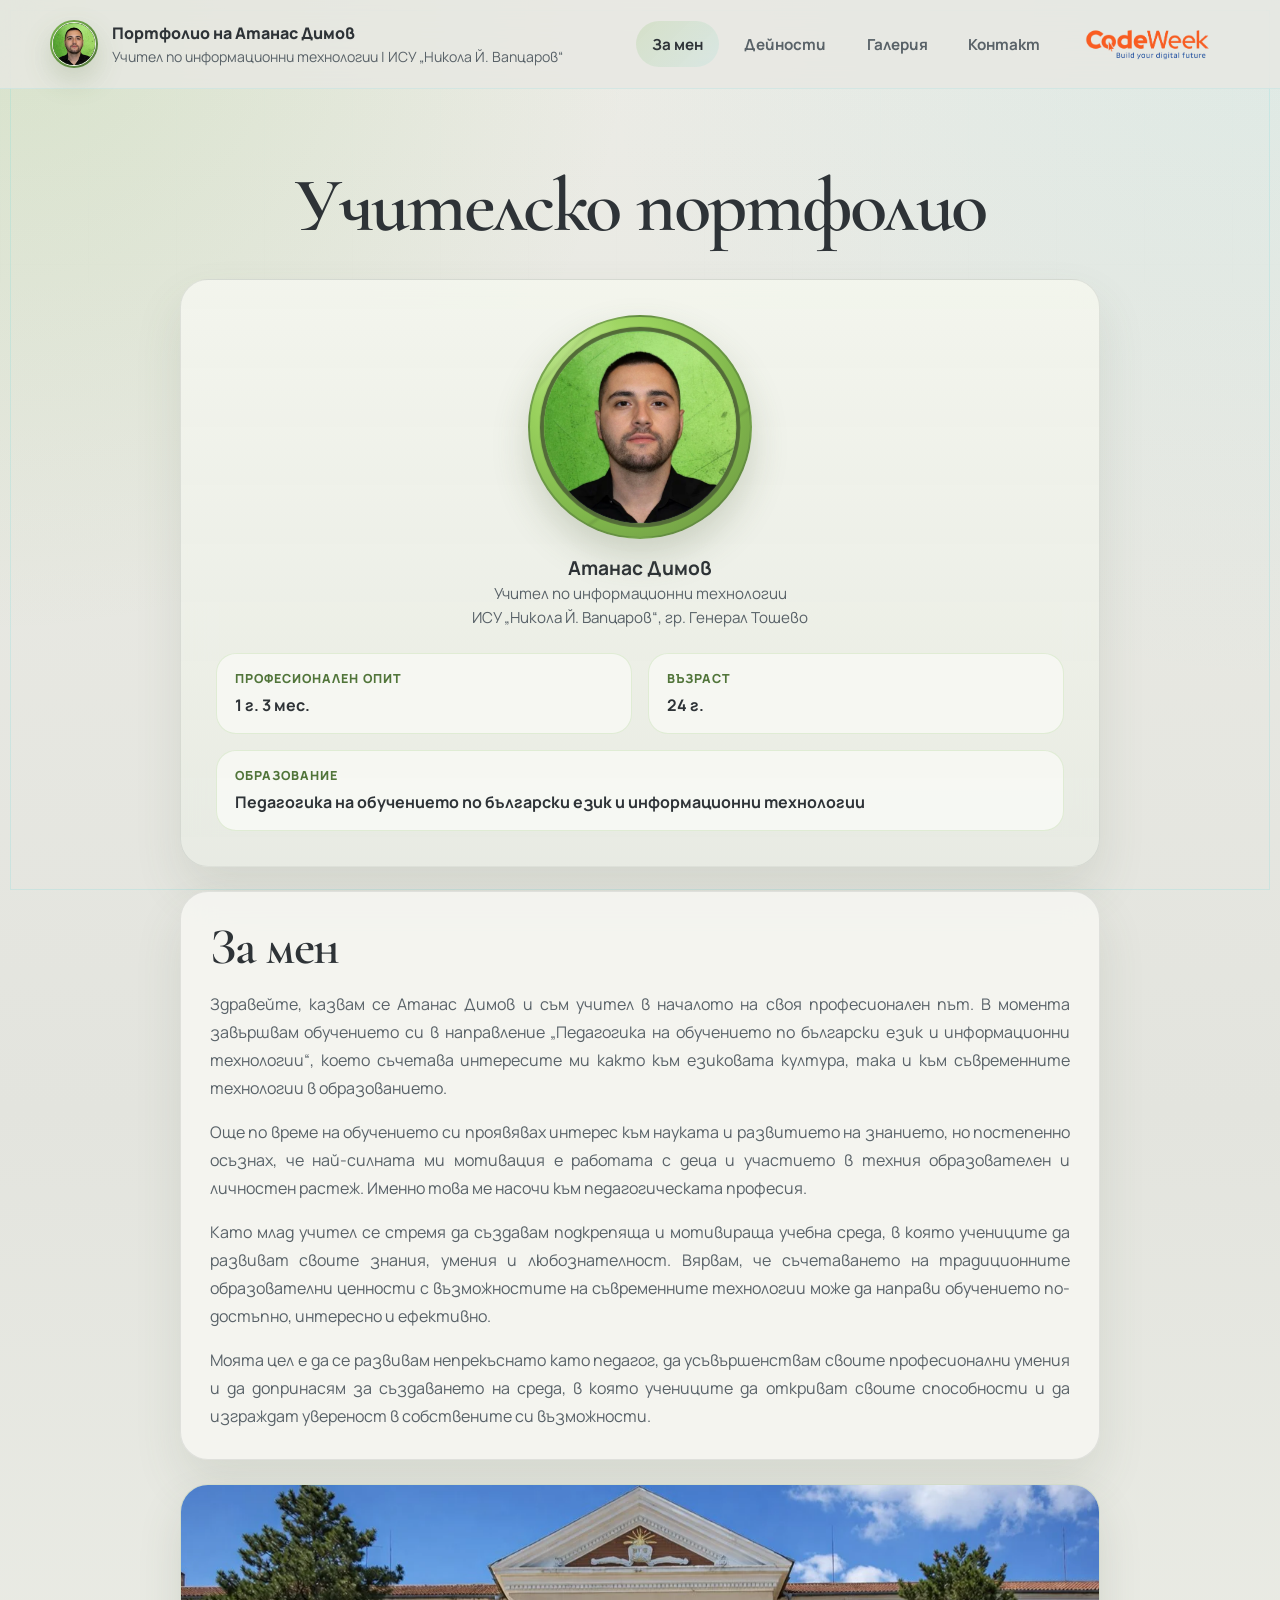
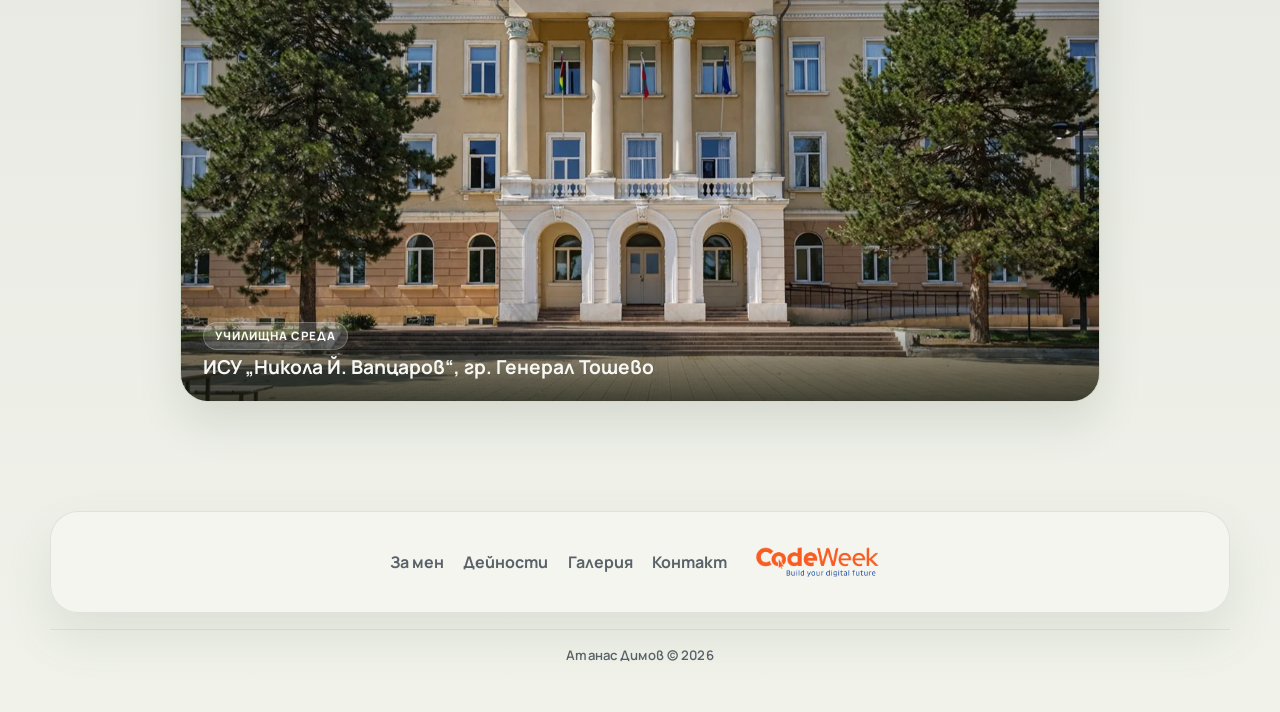
<file: index.html>
﻿<!DOCTYPE html>
<html lang="bg">
  <head>
    <meta charset="UTF-8" />
        <meta name="viewport" content="width=device-width, initial-scale=1.0" />
    <script>
      document.documentElement.classList.add("js");
    </script>
    <title>Учителско портфолио | Атанас Димов</title>
    <meta
      name="description"
      content="Учителско портфолио на Атанас Димов."
    />
    <link rel="preconnect" href="https://fonts.googleapis.com" />
    <link rel="preconnect" href="https://fonts.gstatic.com" crossorigin />
    <link
      href="https://fonts.googleapis.com/css2?family=Cormorant+Garamond:wght@500;600;700&family=Manrope:wght@400;500;600;700;800&display=swap"
      rel="stylesheet"
      media="print"
      onload="this.media='all'"
    />
    <noscript>
      <link rel="stylesheet" href="https://fonts.googleapis.com/css2?family=Cormorant+Garamond:wght@500;600;700&family=Manrope:wght@400;500;600;700;800&display=swap" />
    </noscript>
    <link rel="icon" type="image/svg+xml" href="assets/favicon.svg" />
    <link rel="icon" type="image/png" sizes="32x32" href="assets/favicon-32.png" />
    <link rel="icon" type="image/png" sizes="16x16" href="assets/favicon-16.png" />
    <link rel="icon" type="image/png" sizes="48x48" href="assets/favicon-48.png" />
    <link rel="apple-touch-icon" href="assets/favicon.png" />
    <link rel="stylesheet" href="assets/styles.css?v=20261014a" />
    <script src="assets/app.js?v=20261014c" defer onerror="document.documentElement.classList.remove('js')"></script>
  </head>
  <body class="is-loading" data-page="about">
    <div class="site-loader" data-site-loader role="status" aria-live="polite">
      <div class="site-loader__stage">
        <div class="site-loader__glow" aria-hidden="true"></div>
        <figure class="site-loader__art" aria-hidden="true">
          <img class="site-loader__image" src="assets/loadpage.webp" alt="" width="960" height="640" decoding="async" fetchpriority="high" />
        </figure>
        <div class="site-loader__copy">
          <strong>Учителско портфолио</strong>
          <span>Зареждане на страницата...</span>
        </div>
      </div>
    </div>    <div class="site-shell">
      <header class="topbar">
        <div class="container topbar-inner">
          <a class="brand" href="index.html" aria-label="Портфолио">
            <div class="brand-mark">
              <img class="brand-mark-image" src="assets/atanas-photo.webp" alt="Атанас Димов" width="640" height="640" decoding="async" />
            </div>
            <div class="brand-copy">
              <div class="brand-title">Портфолио на Атанас Димов</div>
              <div class="brand-subtitle">Учител по информационни технологии | ИСУ „Никола Й. Вапцаров“</div>
            </div>
          </a>

          <button
            class="nav-toggle"
            type="button"
            aria-label="Отвори меню"
            aria-expanded="false"
            data-nav-toggle
          >
            <span></span>
          </button>

                    <nav class="nav" data-nav>
            <a href="index.html" data-page="about">За мен</a>
            <a href="activities.html" data-page="activities">Дейности</a>
            <a href="gallery.html" data-page="gallery">Галерия</a>
            <a href="contact.html" data-page="contact">Контакт</a>
            <a class="codeweek-link" href="codeweek.html" data-page="codeweek" aria-label="CodeWeek" title="CodeWeek">
              <img class="codeweek-logo" src="assets/codeweek-logo-social.webp" alt="CodeWeek" width="775" height="621" decoding="async" />
            </a>
          </nav>
        </div>
      </header>

      <main>
        <section class="section">
          <div class="container">
            <div class="simple-title reveal">
              <h1>Учителско портфолио</h1>
            </div>

            <article class="card profile-card reveal">
              <div class="portrait-showcase">
                <div class="portrait-shell is-fallback" data-portrait-shell>
                  <img class="portrait-image" src="assets/atanas-photo.webp" alt="Портрет на Атанас Димов" width="640" height="640" decoding="async" fetchpriority="high" data-portrait />
                  <div class="portrait-fallback" aria-hidden="true">
                    <span>АД</span>
                    <small>Портфолио</small>
                  </div>
                </div>

                <div class="portrait-caption">
                  <strong>Атанас Димов</strong>
                  <span>Учител по информационни технологии</span>
                  <span>ИСУ „Никола Й. Вапцаров“, гр. Генерал Тошево</span>
                </div>
              </div>

              <div class="profile-details">
                <div class="detail-pill">
                  <span>Професионален опит</span>
                  <strong data-experience-start="2025-09-01">0 г. 0 мес.</strong>
                </div>
                <div class="detail-pill">
                  <span>Възраст</span>
                  <strong data-birth-date="2002-07-12">24 г.</strong>
                </div>
                <div class="detail-pill detail-pill-wide">
                  <span>Образование</span>
                  <strong>Педагогика на обучението по български език и информационни технологии</strong>
                </div>
              </div>
            </article>

            <article class="card story-card reveal">
              <h2>За мен</h2>
              <p>
                Здравейте, казвам се Атанас Димов и съм учител в началото на своя професионален път. В момента
                завършвам обучението си в направление „Педагогика на обучението по български език и
                информационни технологии“, което съчетава интересите ми както към езиковата култура,
                така и към съвременните технологии в образованието.
              </p>
              <p>
                Още по време на обучението си проявявах интерес към науката и развитието на знанието,
                но постепенно осъзнах, че най-силната ми мотивация е работата с деца и участието в
                техния образователен и личностен растеж. Именно това ме насочи към педагогическата професия.
              </p>
              <p>
                Като млад учител се стремя да създавам подкрепяща и мотивираща учебна среда, в която
                учениците да развиват своите знания, умения и любознателност. Вярвам, че съчетаването
                на традиционните образователни ценности с възможностите на съвременните технологии може
                да направи обучението по-достъпно, интересно и ефективно.
              </p>
              <p>
                Моята цел е да се развивам непрекъснато като педагог, да усъвършенствам своите професионални
                умения и да допринасям за създаването на среда, в която учениците да откриват своите
                способности и да изграждат увереност в собствените си възможности.
              </p>
            </article>

            <figure class="about-campus-card reveal">
              <img src="assets/about/school-building.webp" alt="Сградата на ИСУ Никола Й. Вапцаров в гр. Генерал Тошево" width="1280" height="853" loading="lazy" decoding="async" />
              <figcaption>
                <span class="about-campus-label">Училищна среда</span>
                <strong>ИСУ „Никола Й. Вапцаров“, гр. Генерал Тошево</strong>
              </figcaption>
            </figure>
          </div>
        </section>
      </main>

      <footer class="site-footer">
        <div class="container">
          <div class="footer-panel footer-panel--compact">
            <div class="footer-links footer-links-centered">
              <a href="index.html">За мен</a>
              <a href="activities.html">Дейности</a>
              <a href="gallery.html">Галерия</a>
              <a href="contact.html">Контакт</a>
              <a class="codeweek-link" href="codeweek.html" aria-label="CodeWeek" title="CodeWeek">
                <img class="codeweek-logo" src="assets/codeweek-logo-social.webp" alt="CodeWeek" width="775" height="621" decoding="async" />
              </a>
            </div>
          </div>
          <div class="footer-legal">Атанас Димов © 2026</div>
        </div>
      </footer>
    </div>

  </body>
</html>
</file>
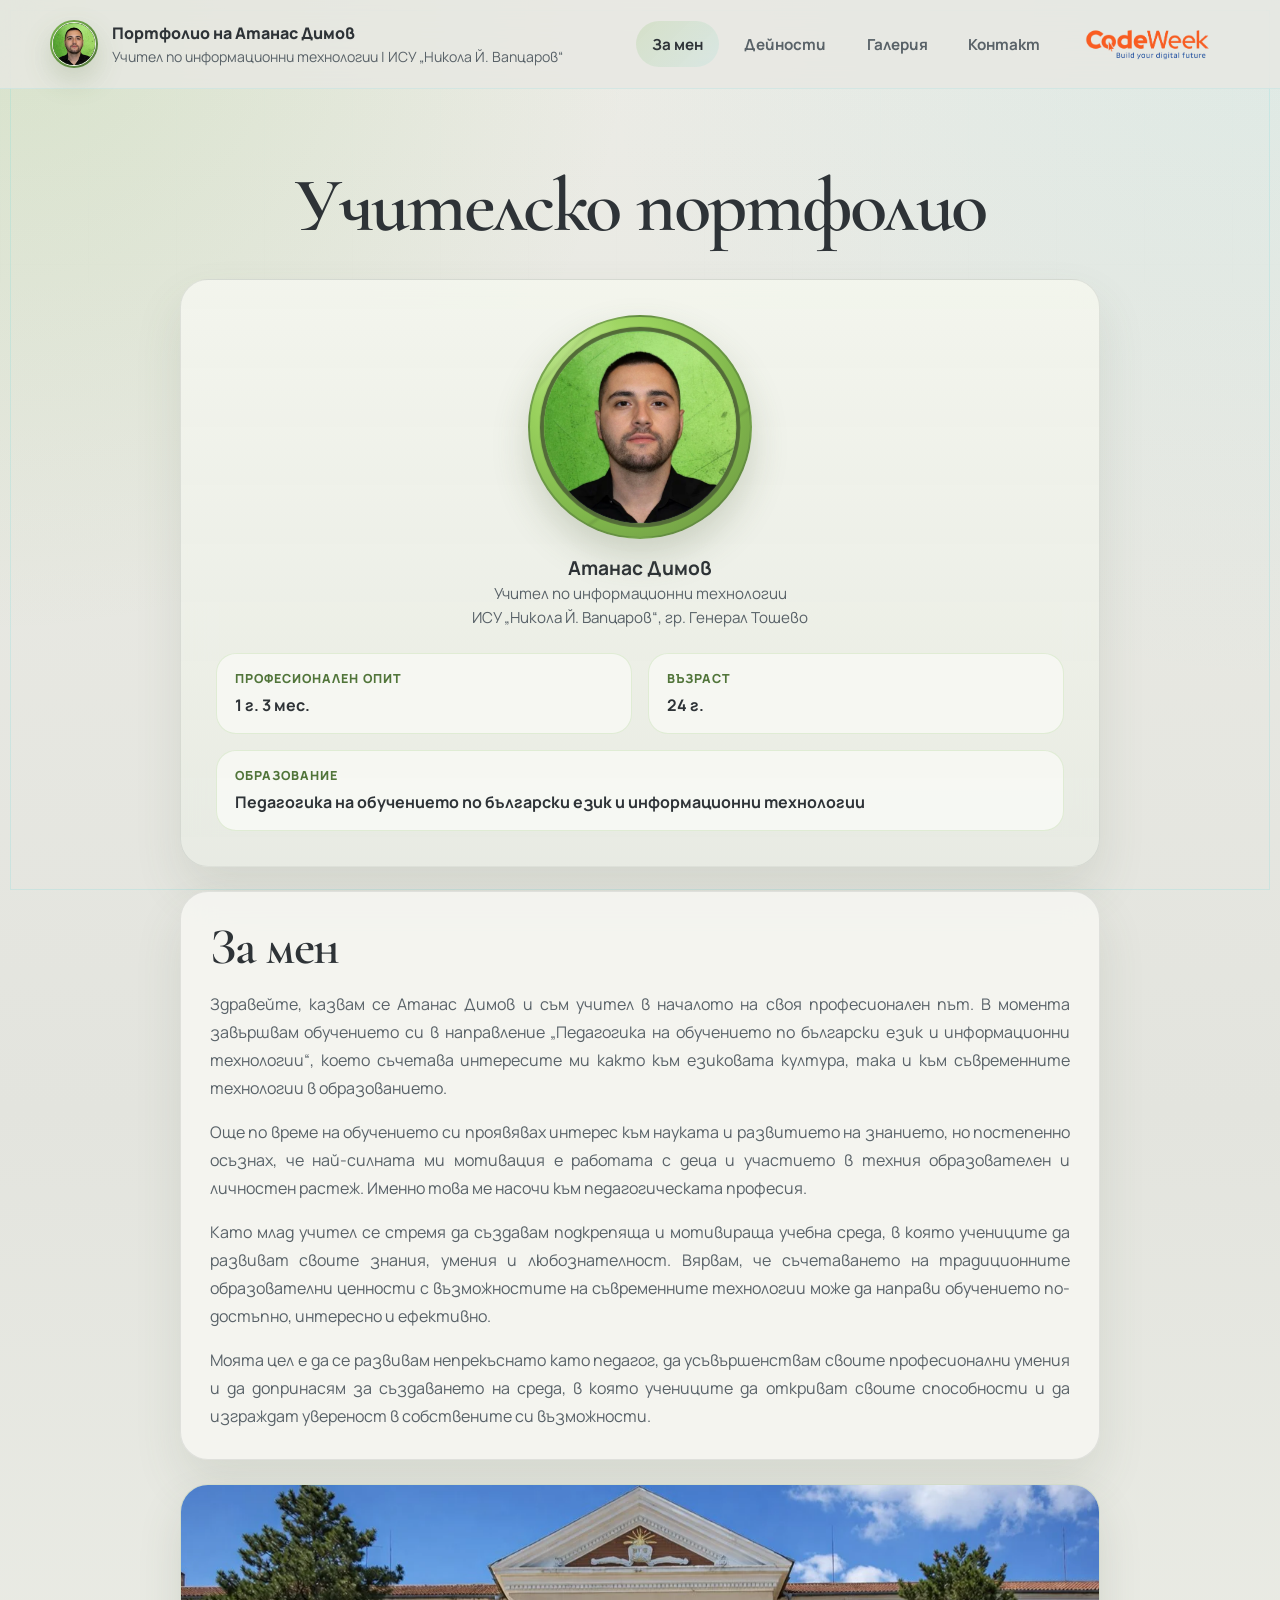
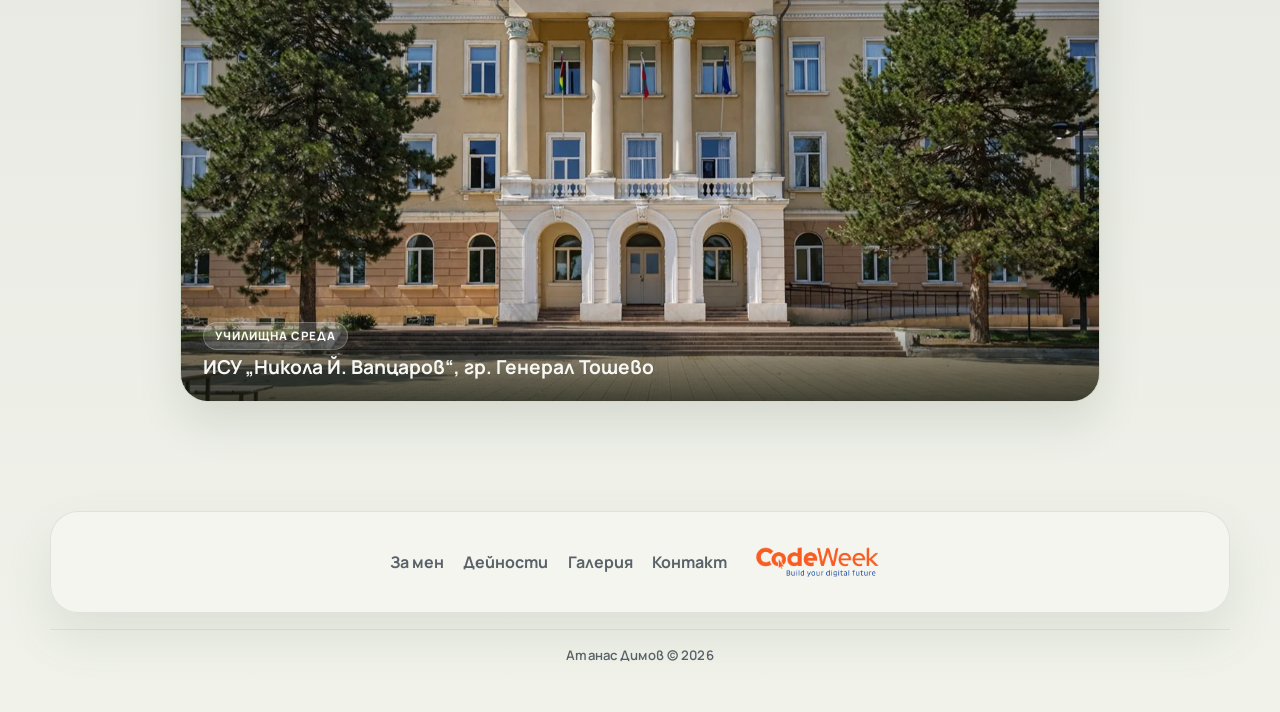
<file: about.html>
﻿<!DOCTYPE html>
<html lang="bg">
  <head>
    <meta charset="UTF-8" />
    <meta http-equiv="refresh" content="0; url=index.html" />
    <meta name="viewport" content="width=device-width, initial-scale=1.0" />
    <title>Пренасочване...</title>
    <link rel="icon" type="image/svg+xml" href="assets/favicon.svg" />
    <link rel="icon" type="image/png" sizes="32x32" href="assets/favicon-32.png" />
    <link rel="icon" type="image/png" sizes="16x16" href="assets/favicon-16.png" />
    <link rel="icon" type="image/png" sizes="48x48" href="assets/favicon-48.png" />
    <link rel="apple-touch-icon" href="assets/favicon.png" />
    <script>
      window.location.replace("index.html");
    </script>
  </head>
  <body>
    <p>Пренасочване към <a href="index.html">портфолиото</a>...</p>
  </body>
</html>
</file>
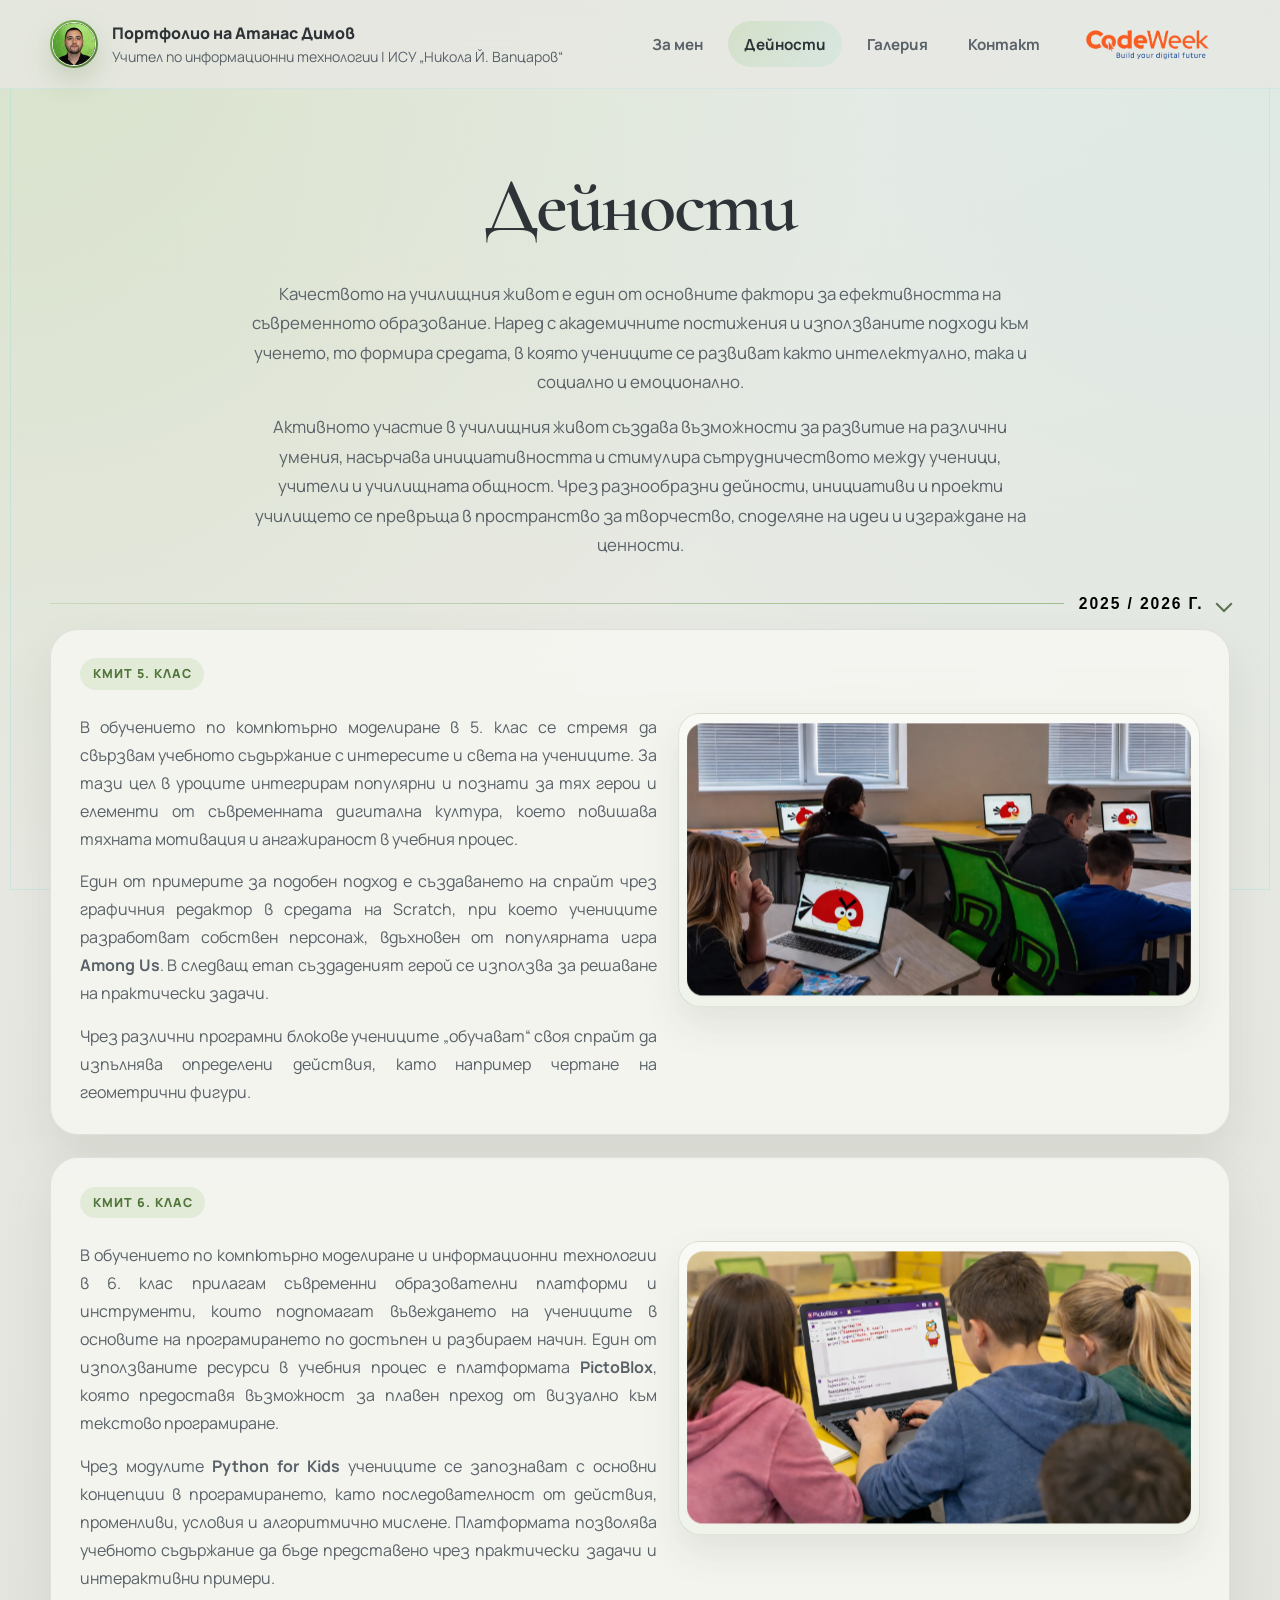
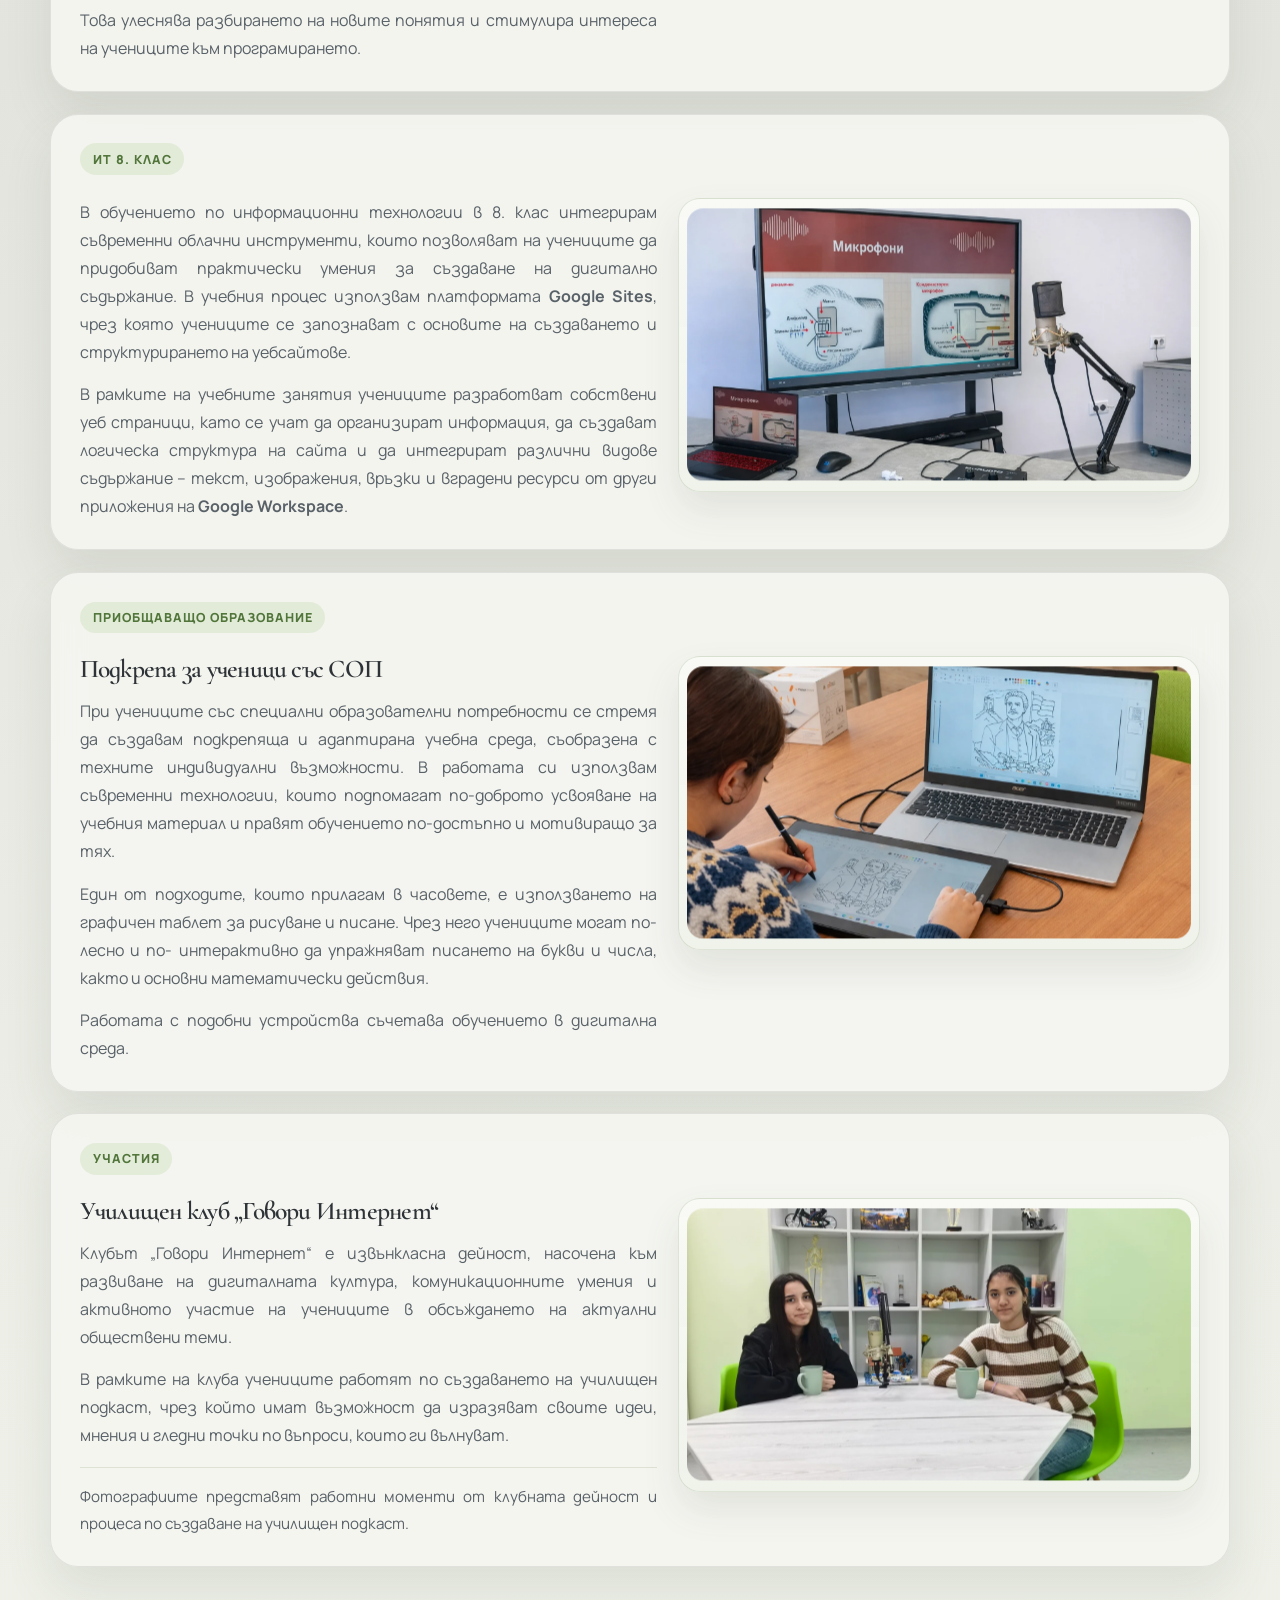
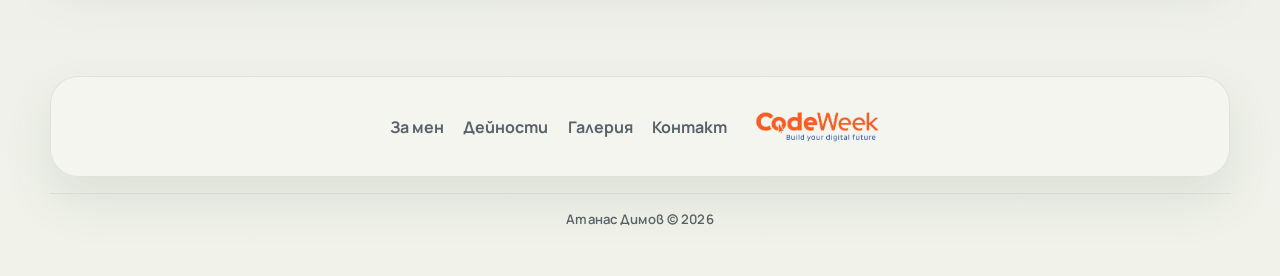
<file: activities.html>
<!DOCTYPE html>
<html lang="bg">
  <head>
    <meta charset="UTF-8" />
        <meta name="viewport" content="width=device-width, initial-scale=1.0" />
    <script>
      document.documentElement.classList.add("js");
    </script>
    <title>Учителско портфолио | Дейности</title>
    <meta
      name="description"
      content="Страница с основните направления за дейности в учителското портфолио на Атанас Димов."
    />
    <link rel="preconnect" href="https://fonts.googleapis.com" />
    <link rel="preconnect" href="https://fonts.gstatic.com" crossorigin />
    <link
      href="https://fonts.googleapis.com/css2?family=Cormorant+Garamond:wght@500;600;700&family=Manrope:wght@400;500;600;700;800&display=swap"
      rel="stylesheet"
      media="print"
      onload="this.media='all'"
    />
    <noscript>
      <link rel="stylesheet" href="https://fonts.googleapis.com/css2?family=Cormorant+Garamond:wght@500;600;700&family=Manrope:wght@400;500;600;700;800&display=swap" />
    </noscript>
    <link rel="icon" type="image/svg+xml" href="assets/favicon.svg" />
    <link rel="icon" type="image/png" sizes="32x32" href="assets/favicon-32.png" />
    <link rel="icon" type="image/png" sizes="16x16" href="assets/favicon-16.png" />
    <link rel="icon" type="image/png" sizes="48x48" href="assets/favicon-48.png" />
    <link rel="apple-touch-icon" href="assets/favicon.png" />
    <link rel="stylesheet" href="assets/styles.css?v=20261014a" />
    <script src="assets/app.js?v=20261014c" defer onerror="document.documentElement.classList.remove('js')"></script>
  </head>
  <body class="is-loading" data-page="activities">
    <div class="site-loader" data-site-loader role="status" aria-live="polite">
      <div class="site-loader__stage">
        <div class="site-loader__glow" aria-hidden="true"></div>
        <figure class="site-loader__art" aria-hidden="true">
          <img class="site-loader__image" src="assets/loadpage.webp" alt="" width="960" height="640" decoding="async" fetchpriority="high" />
        </figure>
        <div class="site-loader__copy">
          <strong>Учителско портфолио</strong>
          <span>Зареждане на страницата...</span>
        </div>
      </div>
    </div>    <div class="site-shell">
      <header class="topbar">
        <div class="container topbar-inner">
          <a class="brand" href="index.html" aria-label="Портфолио">
            <div class="brand-mark"><img class="brand-mark-image" src="assets/atanas-photo.webp" alt="Атанас Димов" width="640" height="640" decoding="async" /></div>
            <div class="brand-copy">
              <div class="brand-title">Портфолио на Атанас Димов</div>
              <div class="brand-subtitle">Учител по информационни технологии | ИСУ „Никола Й. Вапцаров“</div>
            </div>
          </a>

          <button
            class="nav-toggle"
            type="button"
            aria-label="Отвори меню"
            aria-expanded="false"
            data-nav-toggle
          >
            <span></span>
          </button>

                    <nav class="nav" data-nav>
            <a href="index.html" data-page="about">За мен</a>
            <a href="activities.html" data-page="activities">Дейности</a>
            <a href="gallery.html" data-page="gallery">Галерия</a>
            <a href="contact.html" data-page="contact">Контакт</a>
            <a class="codeweek-link" href="codeweek.html" data-page="codeweek" aria-label="CodeWeek" title="CodeWeek">
              <img class="codeweek-logo" src="assets/codeweek-logo-social.webp" alt="CodeWeek" width="775" height="621" decoding="async" />
            </a>
          </nav>
        </div>
      </header>

      <main>
        <section class="section">
          <div class="container">
            <div class="simple-title reveal">
              <h1>Дейности</h1>
            </div>

            <div class="section-header reveal" style="margin-left: auto; margin-right: auto; text-align: center;">
              <p>
                Качеството на училищния живот е един от основните фактори за ефективността на съвременното образование. Наред с академичните постижения и използваните подходи към ученето, то формира средата, в която учениците се развиват както интелектуално, така и социално и емоционално.


              </p>
              <p>
                Активното участие в училищния живот създава възможности за развитие на различни умения, насърчава инициативността и стимулира сътрудничеството между ученици, учители и училищната общност. Чрез разнообразни дейности, инициативи и проекти училището се превръща в пространство за творчество, споделяне на идеи и изграждане на ценности.


              </p>
            </div>

            <section class="gallery-year reveal" data-gallery-year>
              <button
                class="gallery-year-button"
                type="button"
                aria-expanded="true"
                aria-controls="activity-year-2025"
                data-gallery-toggle
              >
                <span class="gallery-year-line" aria-hidden="true"></span>
                <span class="gallery-year-label">2025 / 2026 г.</span>
                <span class="gallery-year-arrow" aria-hidden="true"></span>
              </button>

              <div class="gallery-year-panel" id="activity-year-2025">
                <div class="grid grid-3">
              <article class="card reveal activity-feature-card">
                <div class="card-tag">КМИТ 5. клас</div>
                <div class="activity-feature-layout">
                  <div class="activity-copy">
                    <p>
                      В обучението по компютърно моделиране в 5. клас се стремя да свързвам
                      учебното съдържание с интересите и света на учениците. За тази цел в
                      уроците интегрирам популярни и познати за тях герои и елементи от
                      съвременната дигитална култура, което повишава тяхната мотивация и
                      ангажираност в учебния процес.
                    </p>
                    <p>
                      Един от примерите за подобен подход е създаването на спрайт чрез графичния
                      редактор в средата на Scratch, при което учениците разработват собствен
                      персонаж, вдъхновен от популярната игра <strong>Among Us</strong>. В следващ етап създаденият
                      герой се използва за решаване на практически задачи.
                    </p>
                    <p>
                      Чрез различни програмни блокове учениците „обучават“ своя спрайт да
                      изпълнява определени действия, като например чертане на геометрични фигури.
                    </p>
                  </div>
                  <div class="activity-media">
                    <figure class="activity-photo-frame">
                      <img
                        src="assets/activities/kmit-5/angry-birds-horizontal.webp"
                        alt="Ученици работят по графичен проект в КМИТ 5. клас"
                        loading="lazy"
                      />
                    </figure>
                  </div>
                </div>
              </article>

              <article class="card reveal activity-feature-card">
                <div class="card-tag">КМИТ 6. клас</div>
                <div class="activity-feature-layout">
                  <div class="activity-copy">
                    <p>
                      В обучението по компютърно моделиране и информационни технологии в 6. клас
                      прилагам съвременни образователни платформи и инструменти, които подпомагат
                      въвеждането на учениците в основите на програмирането по достъпен и разбираем начин.
                      Един от използваните ресурси в учебния процес е платформата <strong>PictoBlox</strong>, която
                      предоставя възможност за плавен преход от визуално към текстово програмиране.
                    </p>
                    <p>
                      Чрез модулите <strong>Python for Kids</strong> учениците се запознават с основни концепции в
                      програмирането, като последователност от действия, променливи, условия и
                      алгоритмично мислене. Платформата позволява учебното съдържание да бъде
                      представено чрез практически задачи и интерактивни примери.
                    </p>
                    <p>
                      Това улеснява разбирането на новите понятия и стимулира интереса на учениците
                      към програмирането.
                    </p>
                  </div>
                  <div class="activity-media">
                    <figure class="activity-photo-frame">
                      <img
                        src="assets/activities/kmit-6/pictoblox-horizontal.webp"
                        alt="Ученици работят с PictoBlox в КМИТ 6. клас"
                        loading="lazy"
                      />
                    </figure>
                  </div>
                </div>
              </article>

              <article class="card reveal activity-feature-card">
                <div class="card-tag">ИТ 8. клас</div>
                <div class="activity-feature-layout">
                  <div class="activity-copy">
                    <p>
                      В обучението по информационни технологии в 8. клас интегрирам съвременни
                      облачни инструменти, които позволяват на учениците да придобиват практически
                      умения за създаване на дигитално съдържание. В учебния процес използвам
                      платформата <strong>Google Sites</strong>, чрез която учениците се запознават с
                      основите на създаването и структурирането на уебсайтове.
                    </p>
                    <p>
                      В рамките на учебните занятия учениците разработват собствени уеб страници,
                      като се учат да организират информация, да създават логическа структура на сайта
                      и да интегрират различни видове съдържание – текст, изображения, връзки и
                      вградени ресурси от други приложения на <strong>Google Workspace</strong>.
                    </p>
                  </div>
                  <div class="activity-media">
                    <figure class="activity-photo-frame">
                      <img
                        src="assets/activities/it-8/google-sites-horizontal.webp"
                        alt="Презентация и работа с дигитално съдържание в ИТ 8. клас"
                        loading="lazy"
                      />
                    </figure>
                  </div>
                </div>
              </article>

              <article class="card reveal activity-feature-card">
                <div class="card-tag">Приобщаващо образование</div>
                <div class="activity-feature-layout">
                  <div class="activity-copy">
                    <h3>Подкрепа за ученици със СОП</h3>
                    <p>
                      При учениците със специални образователни потребности се стремя да
                      създавам подкрепяща и адаптирана учебна среда, съобразена с техните
                      индивидуални възможности. В работата си използвам съвременни технологии,
                      които подпомагат по-доброто усвояване на учебния материал и правят
                      обучението по-достъпно и мотивиращо за тях.
                    </p>
                    <p>
                      Един от подходите, които прилагам в часовете, е използването на графичен
                      таблет за рисуване и писане. Чрез него учениците могат по-лесно и по-
                      интерактивно да упражняват писането на букви и числа, както и основни
                      математически действия.
                    </p>
                    <p>
                      Работата с подобни устройства съчетава обучението в дигитална среда.
                    </p>
                  </div>
                  <div class="activity-media">
                    <figure class="activity-photo-frame">
                      <img
                        src="assets/activities/inclusive-education/graphic-tablet.webp"
                        alt="Ученик работи с графичен таблет в подкрепяща учебна среда"
                        loading="lazy"
                      />
                    </figure>
                  </div>
                </div>
              </article>

              <article class="card reveal activity-feature-card">
                <div class="card-tag">Участия</div>
                <div class="activity-feature-layout">
                  <div class="activity-copy">
                    <h3>Училищен клуб „Говори Интернет“</h3>
                    <p>
                      Клубът „Говори Интернет“ е извънкласна дейност, насочена към развиване
                      на дигиталната култура, комуникационните умения и активното участие на
                      учениците в обсъждането на актуални обществени теми.
                    </p>
                    <p>
                      В рамките на клуба учениците работят по създаването на училищен подкаст,
                      чрез който имат възможност да изразяват своите идеи, мнения и гледни точки
                      по въпроси, които ги вълнуват.
                    </p>
                    <p class="activity-note">
                      Фотографиите представят работни моменти от клубната дейност и процеса по създаване на училищен подкаст.
                    </p>
                  </div>

                  <div class="activity-media">
                    <figure class="activity-photo-frame">
                      <img
                        src="assets/activities/club-govori-internet/podcast2.webp"
                        alt="Подкаст дейност в училищния клуб Говори Интернет"
                        loading="lazy"
                      />
                    </figure>
                  </div>
                </div>
              </article>
                </div>
              </div>
            </section>
          </div>
        </section>
      </main>

      <footer class="site-footer">
        <div class="container">
          <div class="footer-panel footer-panel--compact">
            <div class="footer-links footer-links-centered">
              <a href="index.html">За мен</a>
              <a href="activities.html">Дейности</a>
              <a href="gallery.html">Галерия</a>
              <a href="contact.html">Контакт</a>
              <a class="codeweek-link" href="codeweek.html" aria-label="CodeWeek" title="CodeWeek">
                <img class="codeweek-logo" src="assets/codeweek-logo-social.webp" alt="CodeWeek" width="775" height="621" decoding="async" />
              </a>
            </div>
          </div>
          <div class="footer-legal">Атанас Димов © 2026</div>
        </div>
      </footer>
    </div>

  </body>
</html>
</file>
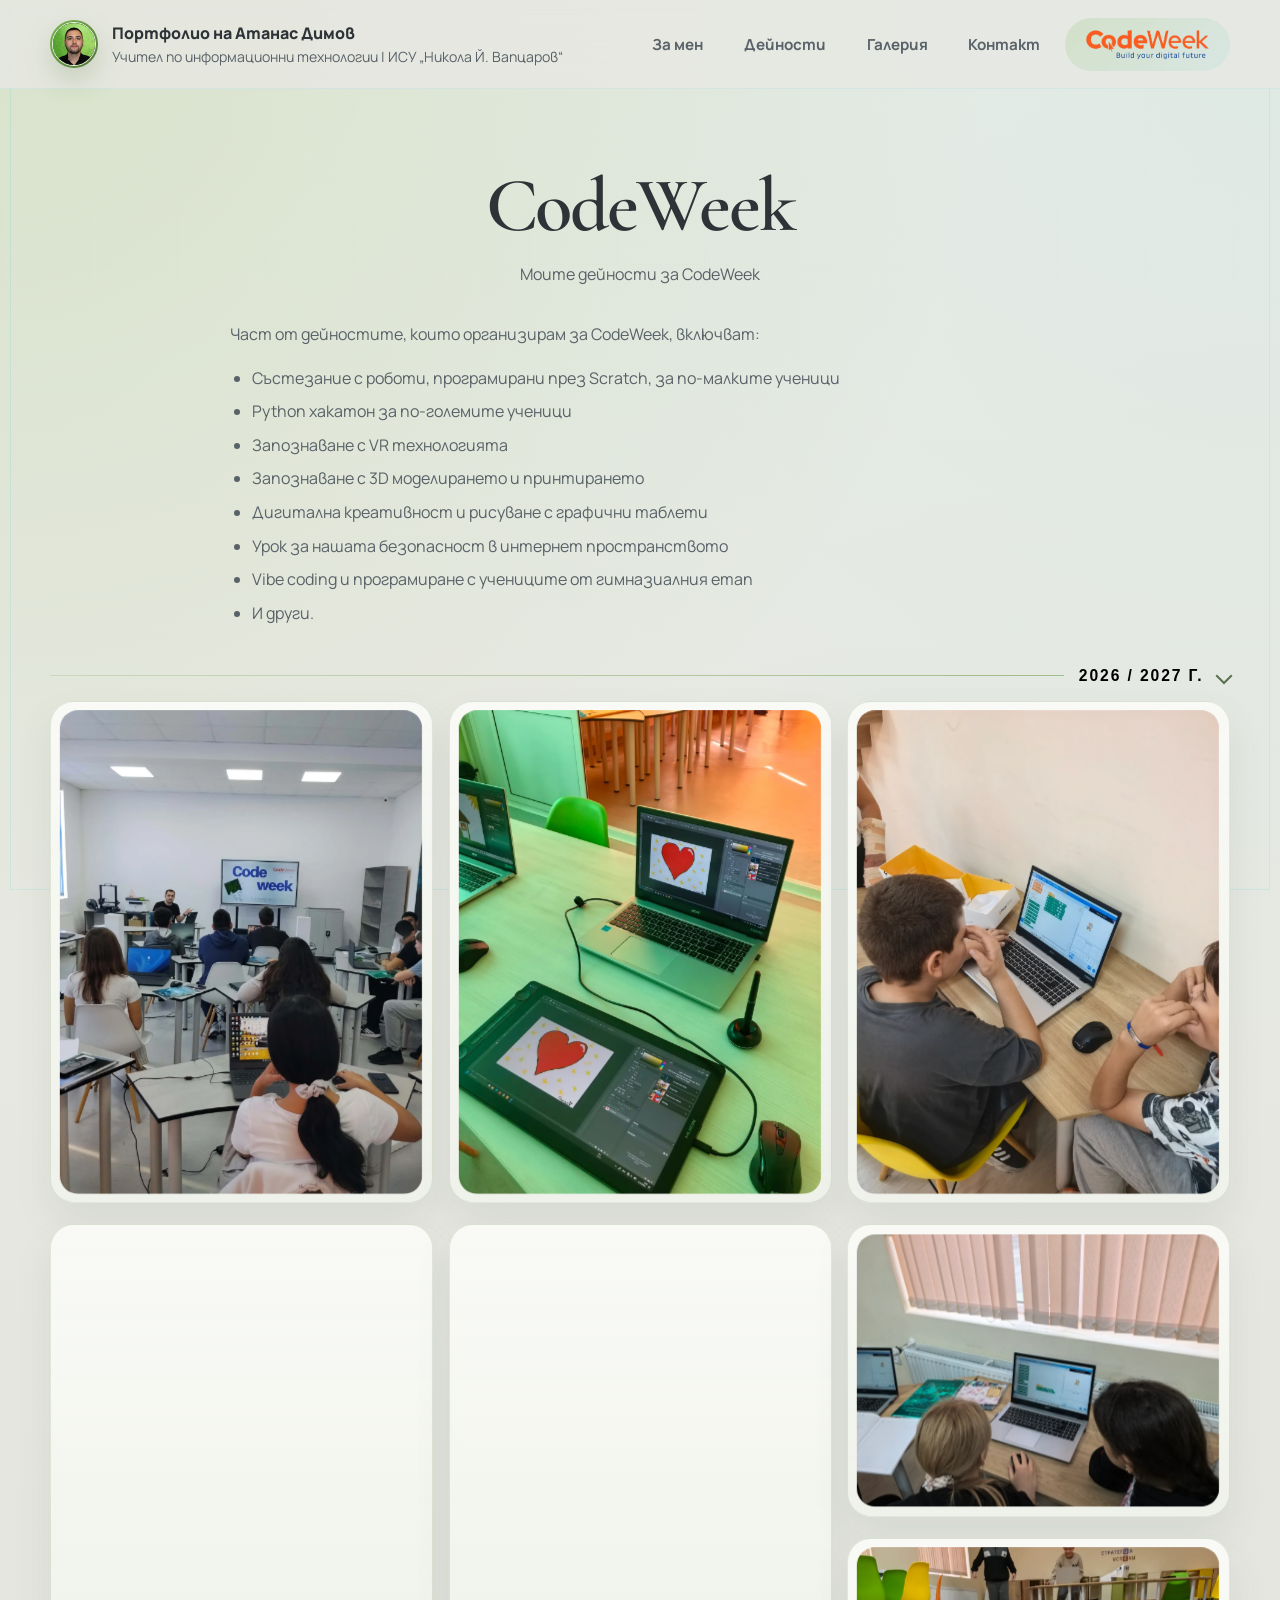
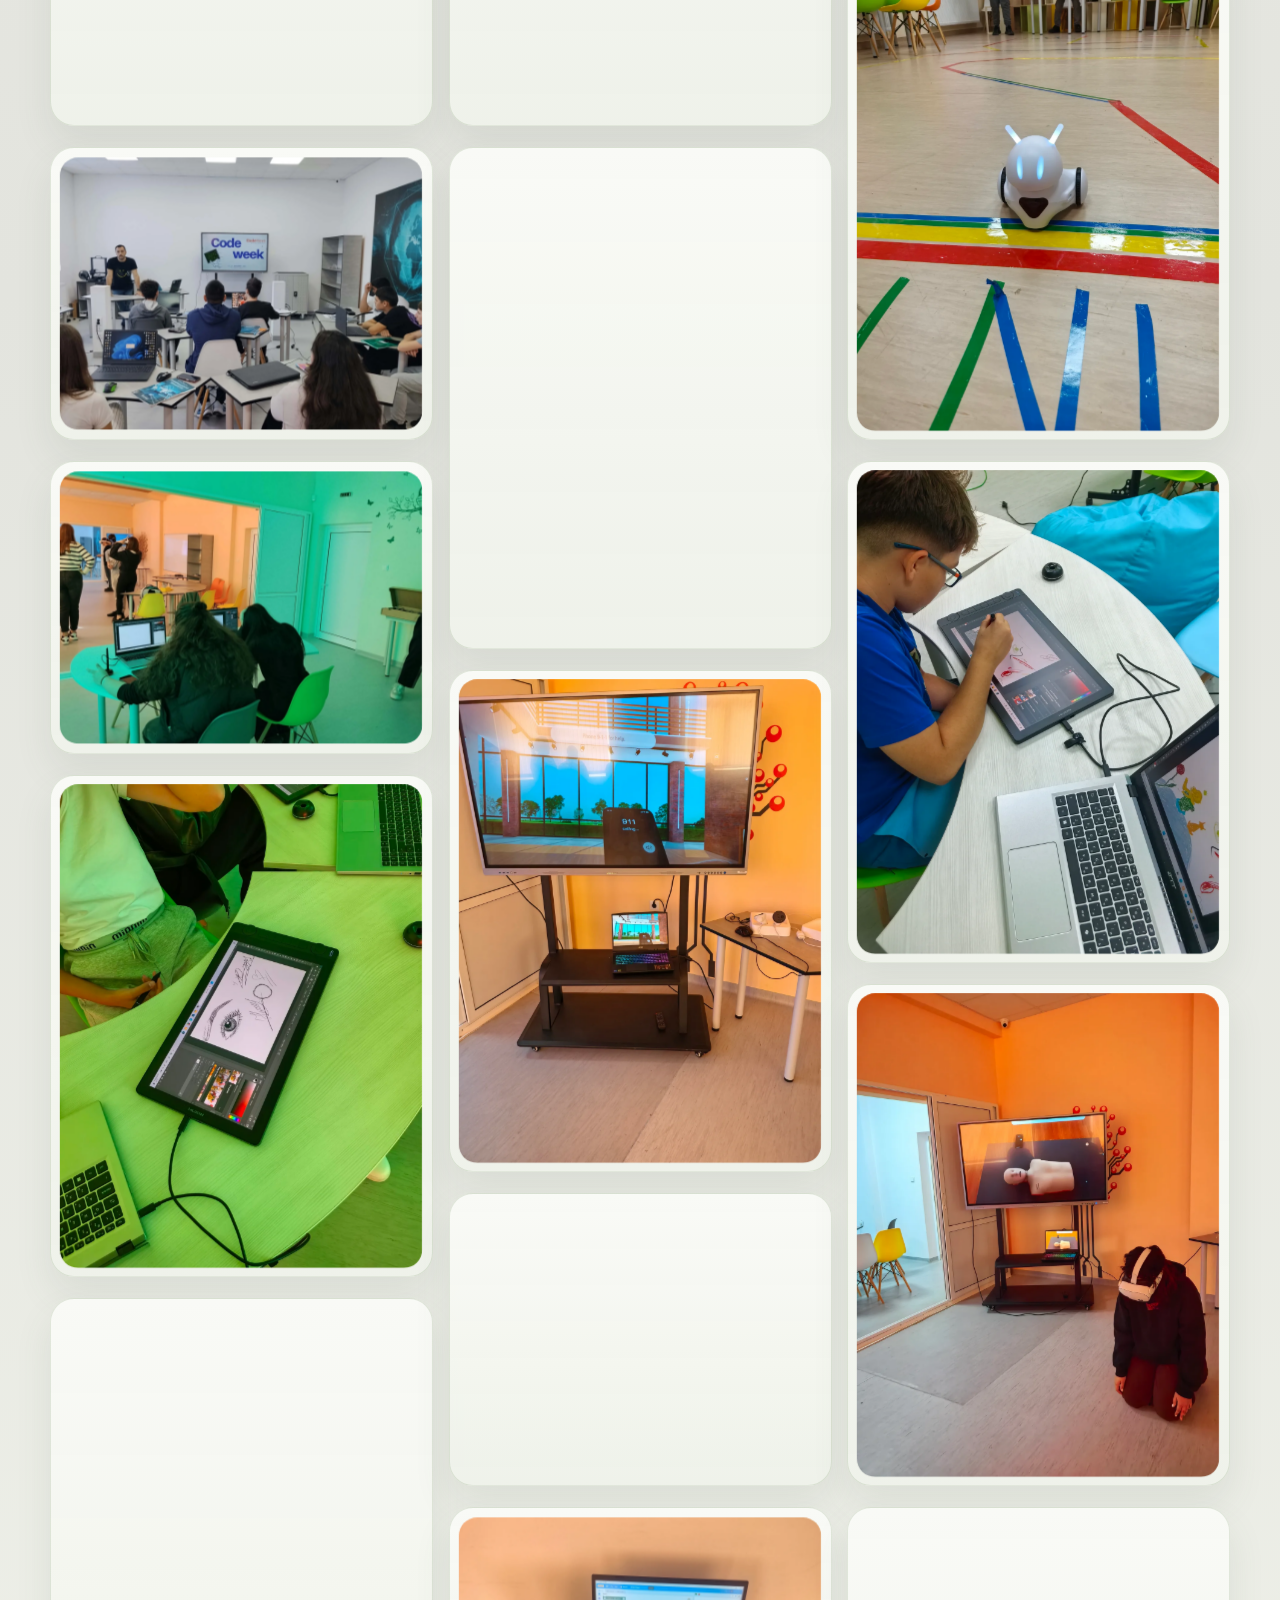
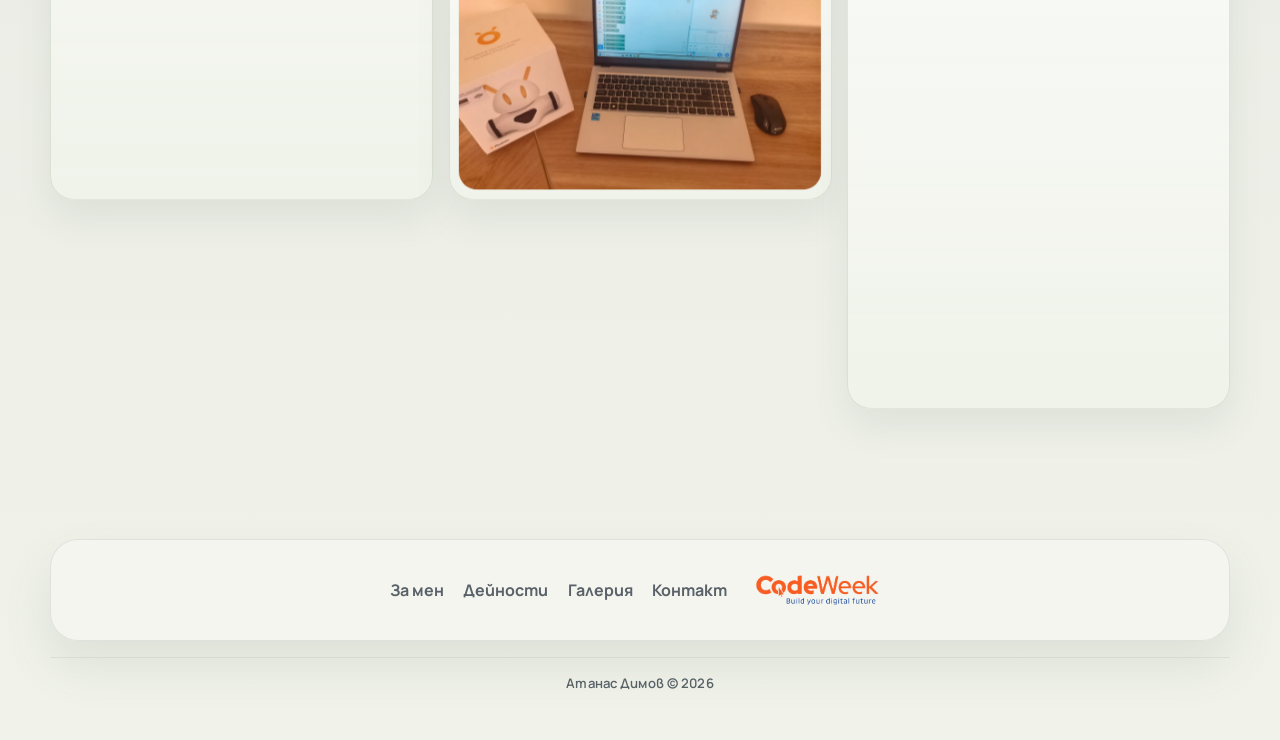
<file: codeweek.html>
<!DOCTYPE html>
<html lang="bg">
  <head>
    <meta charset="UTF-8" />
    <meta name="viewport" content="width=device-width, initial-scale=1.0" />
    <script>
      document.documentElement.classList.add("js");
    </script>
    <title>Учителско портфолио | CodeWeek</title>
    <meta name="description" content="Галерия от дейностите на Атанас Димов за CodeWeek." />
    <link rel="preconnect" href="https://fonts.googleapis.com" />
    <link rel="preconnect" href="https://fonts.gstatic.com" crossorigin />
    <link
      href="https://fonts.googleapis.com/css2?family=Cormorant+Garamond:wght@500;600;700&family=Manrope:wght@400;500;600;700;800&display=swap"
      rel="stylesheet"
      media="print"
      onload="this.media='all'"
    />
    <noscript>
      <link rel="stylesheet" href="https://fonts.googleapis.com/css2?family=Cormorant+Garamond:wght@500;600;700&family=Manrope:wght@400;500;600;700;800&display=swap" />
    </noscript>
    <link rel="icon" type="image/svg+xml" href="assets/favicon.svg" />
    <link rel="icon" type="image/png" sizes="32x32" href="assets/favicon-32.png" />
    <link rel="icon" type="image/png" sizes="16x16" href="assets/favicon-16.png" />
    <link rel="icon" type="image/png" sizes="48x48" href="assets/favicon-48.png" />
    <link rel="apple-touch-icon" href="assets/favicon.png" />
    <link rel="stylesheet" href="assets/styles.css?v=20261014b" />
    <script src="assets/app.js?v=20261014c" defer onerror="document.documentElement.classList.remove('js')"></script>
  </head>
  <body class="is-loading" data-page="codeweek">
    <div class="site-loader" data-site-loader role="status" aria-live="polite">
      <div class="site-loader__stage">
        <div class="site-loader__glow" aria-hidden="true"></div>
        <figure class="site-loader__art" aria-hidden="true">
          <img class="site-loader__image" src="assets/loadpage.webp" alt="" width="960" height="640" decoding="async" fetchpriority="high" />
        </figure>
        <div class="site-loader__copy">
          <strong>Учителско портфолио</strong>
          <span>Зареждане на страницата...</span>
        </div>
      </div>
    </div>
    <div class="site-shell">
      <header class="topbar">
        <div class="container topbar-inner">
          <a class="brand" href="index.html" aria-label="Портфолио">
            <div class="brand-mark">
              <img class="brand-mark-image" src="assets/atanas-photo.webp" alt="Атанас Димов" width="640" height="640" decoding="async" />
            </div>
            <div class="brand-copy">
              <div class="brand-title">Портфолио на Атанас Димов</div>
              <div class="brand-subtitle">Учител по информационни технологии | ИСУ „Никола Й. Вапцаров“</div>
            </div>
          </a>
          <button class="nav-toggle" type="button" aria-label="Отвори меню" aria-expanded="false" data-nav-toggle>
            <span></span>
          </button>
          <nav class="nav" data-nav>
            <a href="index.html" data-page="about">За мен</a>
            <a href="activities.html" data-page="activities">Дейности</a>
            <a href="gallery.html" data-page="gallery">Галерия</a>
            <a href="contact.html" data-page="contact">Контакт</a>
            <a class="codeweek-link" href="codeweek.html" data-page="codeweek" aria-label="CodeWeek" title="CodeWeek">
              <img class="codeweek-logo" src="assets/codeweek-logo-social.webp" alt="CodeWeek" width="775" height="621" decoding="async" />
            </a>
          </nav>
        </div>
      </header>

      <main>
        <section class="section">
          <div class="container">
            <div class="simple-title codeweek-title reveal">
              <h1>CodeWeek</h1>
              <p>Моите дейности за CodeWeek</p>
            </div>
            <div class="codeweek-intro">
              <p>Част от дейностите, които организирам за CodeWeek, включват:</p>
              <ul>
                <li>Състезание с роботи, програмирани през Scratch, за по-малките ученици</li>
                <li>Python хакатон за по-големите ученици</li>
                <li>Запознаване с VR технологията</li>
                <li>Запознаване с 3D моделирането и принтирането</li>
                <li>Дигитална креативност и рисуване с графични таблети</li>
                <li>Урок за нашата безопасност в интернет пространството</li>
                <li>Vibe coding и програмиране с учениците от гимназиалния етап</li>
                <li>И други.</li>
              </ul>
            </div>
            <div class="gallery-archive">
              <section class="gallery-year" data-gallery-year>
                <button class="gallery-year-button" type="button" aria-expanded="true" aria-controls="codeweek-year-2026" data-gallery-toggle>
                  <span class="gallery-year-line" aria-hidden="true"></span>
                  <span class="gallery-year-label">2026 / 2027 г.</span>
                  <span class="gallery-year-arrow" aria-hidden="true"></span>
                </button>
                <div class="gallery-year-panel" id="codeweek-year-2026">
                  <div class="gallery-photo-grid codeweek-photo-grid">
                    <figure class="gallery-photo-box">
                      <img src="assets/codeweek/2026-2027/0fa7158b-bfbb-416e-83d5-86a20d8357ec.webp" alt="Представяне на CodeWeek в учебната зала" width="1200" height="1600" decoding="async" loading="eager" />
                    </figure>
                    <figure class="gallery-photo-box">
                      <img src="assets/codeweek/2026-2027/4d5cd988-2d53-4e21-8d3f-26ac2d283821.webp" alt="Робот, изработен с 3D принтер" width="1200" height="1600" decoding="async" loading="lazy" />
                    </figure>
                    <figure class="gallery-photo-box">
                      <img src="assets/codeweek/2026-2027/6a31cbf2-0cb4-4a18-89e8-3ec5b8af5f4d.webp" alt="Ученици участват в занятие за CodeWeek" width="1600" height="1200" decoding="async" loading="lazy" />
                    </figure>
                    <figure class="gallery-photo-box">
                      <img src="assets/codeweek/2026-2027/9d500fce-c63a-4727-9061-d14fb2ff9170.webp" alt="Работа с графични таблети и запознаване с VR технологията" width="1600" height="1200" decoding="async" loading="lazy" />
                    </figure>
                    <figure class="gallery-photo-box">
                      <img src="assets/codeweek/2026-2027/86cfd2b3-18f6-4abd-879e-809e86066cc6.webp" alt="Дигитално рисуване върху графичен таблет" width="1200" height="1600" decoding="async" loading="lazy" />
                    </figure>
                    <figure class="gallery-photo-box">
                      <img src="assets/codeweek/2026-2027/a6358093-6c69-4b32-b5a2-9500f14e1df1.webp" alt="Цветна рисунка, създадена с графичен таблет" width="1200" height="1600" decoding="async" loading="lazy" />
                    </figure>
                    <figure class="gallery-photo-box">
                      <img src="assets/codeweek/2026-2027/db5e6886-3716-4bd4-bc1a-5a7b98d5ff8d.webp" alt="Ученически рисунки върху графични таблети и лаптопи" width="1200" height="1600" decoding="async" loading="lazy" />
                    </figure>
                    <figure class="gallery-photo-box">
                      <img src="assets/codeweek/2026-2027/IMG_20261013_102903.webp" alt="Робот преминава по трасе в учебната зала" width="1200" height="1600" decoding="async" loading="lazy" />
                    </figure>
                    <figure class="gallery-photo-box">
                      <img src="assets/codeweek/2026-2027/IMG_20261013_111122.webp" alt="Ученици изпробват VR очила и контролери" width="1200" height="1600" decoding="async" loading="lazy" />
                    </figure>
                    <figure class="gallery-photo-box">
                      <img src="assets/codeweek/2026-2027/IMG_20261012_123242.webp" alt="Демонстрация на VR приложение върху интерактивен дисплей" width="1200" height="1600" decoding="async" loading="lazy" />
                    </figure>
                    <figure class="gallery-photo-box">
                      <img src="assets/codeweek/2026-2027/IMG_20261012_140532.webp" alt="Подготвено трасе за състезание с роботи" width="1600" height="1200" decoding="async" loading="lazy" />
                    </figure>
                    <figure class="gallery-photo-box">
                      <img src="assets/codeweek/2026-2027/IMG_20261012_140752.webp" alt="Робот Photon и програмиране през Scratch" width="1600" height="1200" decoding="async" loading="lazy" />
                    </figure>
                    <figure class="gallery-photo-box">
                      <img src="assets/codeweek/2026-2027/IMG_20261012_145329.webp" alt="Ученици работят върху програма за робот в Scratch" width="1200" height="1600" decoding="async" loading="lazy" />
                    </figure>
                    <figure class="gallery-photo-box">
                      <img src="assets/codeweek/2026-2027/IMG_20261013_095908.webp" alt="Програмиране със Scratch по време на CodeWeek" width="1600" height="1200" decoding="async" loading="lazy" />
                    </figure>
                    <figure class="gallery-photo-box">
                      <img src="assets/codeweek/2026-2027/IMG_20261013_102935.webp" alt="Робот Photon на старта на състезателното трасе" width="1200" height="1600" decoding="async" loading="lazy" />
                    </figure>
                    <figure class="gallery-photo-box">
                      <img src="assets/codeweek/2026-2027/IMG_20261013_110653.webp" alt="Ученик рисува с писалка върху графичен таблет" width="1200" height="1600" decoding="async" loading="lazy" />
                    </figure>
                    <figure class="gallery-photo-box">
                      <img src="assets/codeweek/2026-2027/IMG_20261013_111126.webp" alt="Ученик изпробва VR приложение" width="1200" height="1600" decoding="async" loading="lazy" />
                    </figure>
                    <figure class="gallery-photo-box">
                      <img src="assets/codeweek/2026-2027/IMG_20261013_111210.webp" alt="VR демонстрация на интерактивен дисплей" width="1200" height="1600" decoding="async" loading="lazy" />
                    </figure>
                  </div>
                </div>
              </section>
            </div>
          </div>
        </section>
      </main>

      <footer class="site-footer">
        <div class="container">
          <div class="footer-panel footer-panel--compact">
            <div class="footer-links footer-links-centered">
              <a href="index.html">За мен</a>
              <a href="activities.html">Дейности</a>
              <a href="gallery.html">Галерия</a>
              <a href="contact.html">Контакт</a>
              <a class="codeweek-link" href="codeweek.html" aria-label="CodeWeek" title="CodeWeek">
                <img class="codeweek-logo" src="assets/codeweek-logo-social.webp" alt="CodeWeek" width="775" height="621" decoding="async" />
              </a>
            </div>
          </div>
          <div class="footer-legal">Атанас Димов © 2026</div>
        </div>
      </footer>
    </div>
  </body>
</html>
</file>
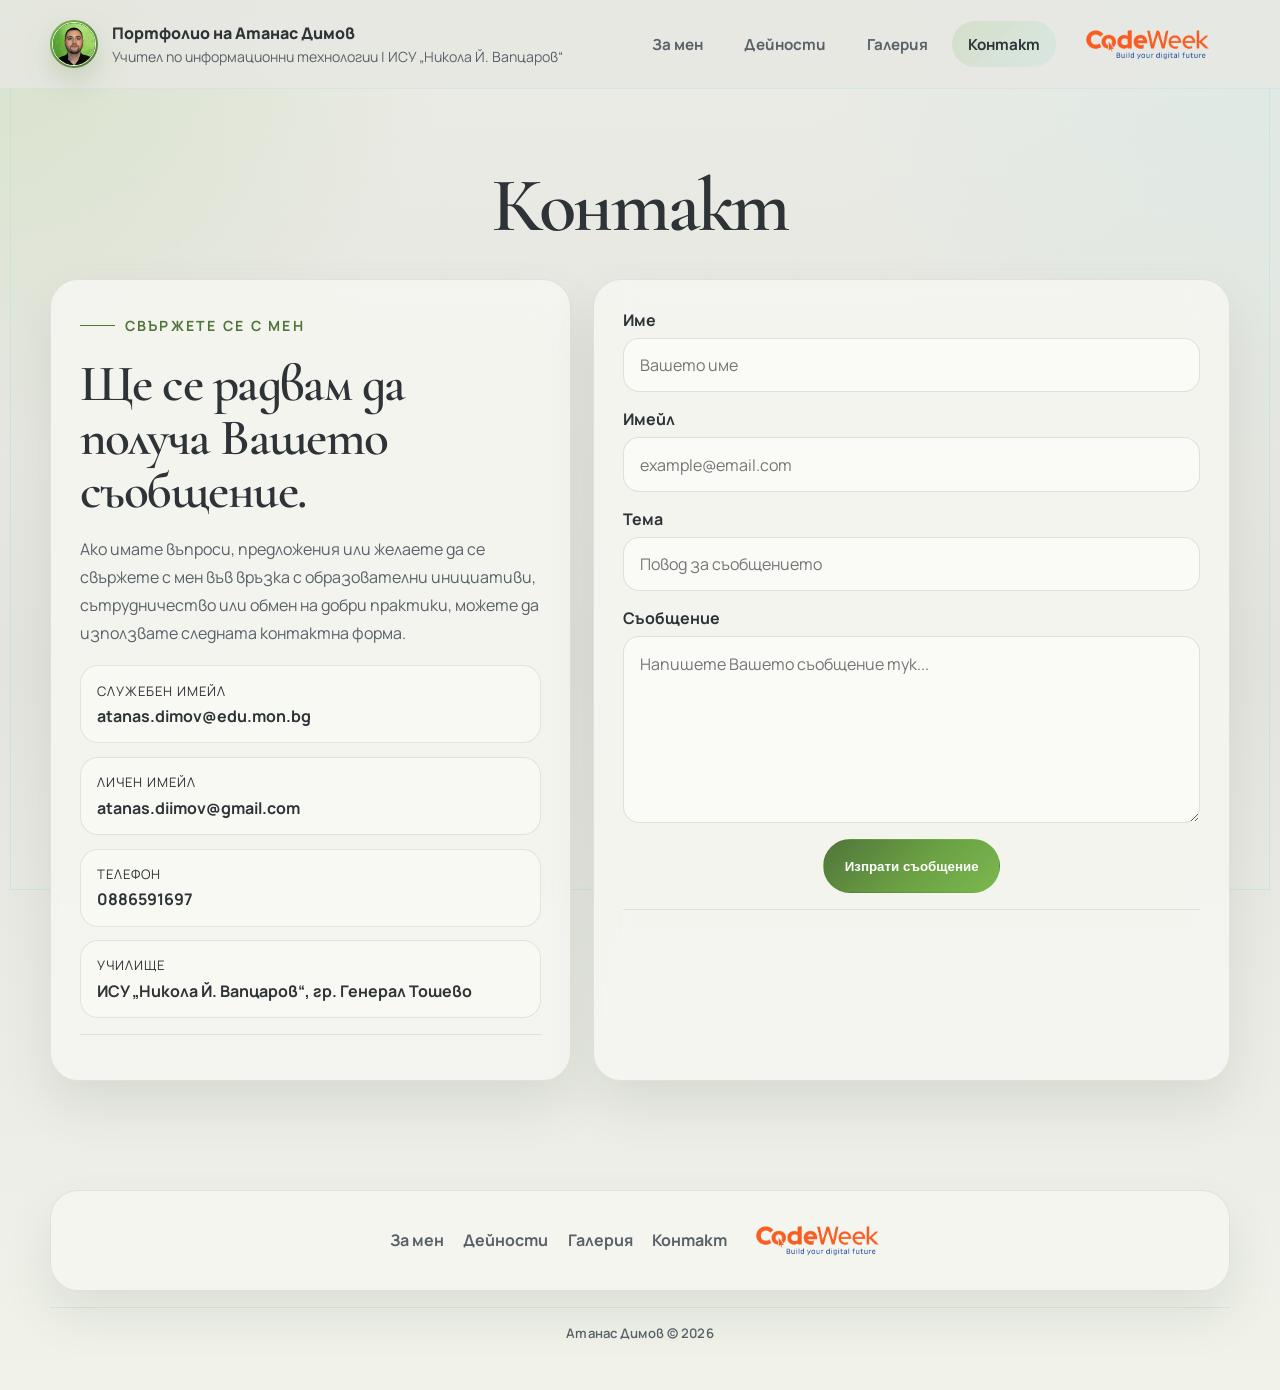
<file: contact.html>
﻿<!DOCTYPE html>
<html lang="bg">
  <head>
    <meta charset="UTF-8" />
        <meta name="viewport" content="width=device-width, initial-scale=1.0" />
    <script>
      document.documentElement.classList.add("js");
    </script>
    <title>Учителско портфолио | Контакт</title>
    <meta
      name="description"
      content="Страница за контакт с Атанас Димов чрез онлайн форма за съобщения."
    />
    <link rel="preconnect" href="https://fonts.googleapis.com" />
    <link rel="preconnect" href="https://fonts.gstatic.com" crossorigin />
    <link
      href="https://fonts.googleapis.com/css2?family=Cormorant+Garamond:wght@500;600;700&family=Manrope:wght@400;500;600;700;800&display=swap"
      rel="stylesheet"
      media="print"
      onload="this.media='all'"
    />
    <noscript>
      <link rel="stylesheet" href="https://fonts.googleapis.com/css2?family=Cormorant+Garamond:wght@500;600;700&family=Manrope:wght@400;500;600;700;800&display=swap" />
    </noscript>
    <link rel="icon" type="image/svg+xml" href="assets/favicon.svg" />
    <link rel="icon" type="image/png" sizes="32x32" href="assets/favicon-32.png" />
    <link rel="icon" type="image/png" sizes="16x16" href="assets/favicon-16.png" />
    <link rel="icon" type="image/png" sizes="48x48" href="assets/favicon-48.png" />
    <link rel="apple-touch-icon" href="assets/favicon.png" />
    <link rel="stylesheet" href="assets/styles.css?v=20261014a" />
    <script src="assets/app.js?v=20261014c" defer onerror="document.documentElement.classList.remove('js')"></script>
  </head>
  <body class="is-loading" data-page="contact">
    <div class="site-loader" data-site-loader role="status" aria-live="polite">
      <div class="site-loader__stage">
        <div class="site-loader__glow" aria-hidden="true"></div>
        <figure class="site-loader__art" aria-hidden="true">
          <img class="site-loader__image" src="assets/loadpage.webp" alt="" width="960" height="640" decoding="async" fetchpriority="high" />
        </figure>
        <div class="site-loader__copy">
          <strong>Учителско портфолио</strong>
          <span>Зареждане на страницата...</span>
        </div>
      </div>
    </div>    <div class="site-shell">
      <header class="topbar">
        <div class="container topbar-inner">
          <a class="brand" href="index.html" aria-label="Портфолио">
            <div class="brand-mark"><img class="brand-mark-image" src="assets/atanas-photo.webp" alt="Атанас Димов" width="640" height="640" decoding="async" /></div>
            <div class="brand-copy">
              <div class="brand-title">Портфолио на Атанас Димов</div>
              <div class="brand-subtitle">Учител по информационни технологии | ИСУ „Никола Й. Вапцаров“</div>
            </div>
          </a>

          <button
            class="nav-toggle"
            type="button"
            aria-label="Отвори меню"
            aria-expanded="false"
            data-nav-toggle
          >
            <span></span>
          </button>

          <nav class="nav" data-nav>
            <a href="index.html" data-page="about">За мен</a>
            <a href="activities.html" data-page="activities">Дейности</a>
            <a href="gallery.html" data-page="gallery">Галерия</a>
            <a href="contact.html" data-page="contact">Контакт</a>
            <a class="codeweek-link" href="codeweek.html" data-page="codeweek" aria-label="CodeWeek" title="CodeWeek">
              <img class="codeweek-logo" src="assets/codeweek-logo-social.webp" alt="CodeWeek" width="775" height="621" decoding="async" />
            </a>
          </nav>
        </div>
      </header>

      <main>
        <section class="section">
          <div class="container">
            <div class="simple-title reveal">
              <h1>Контакт</h1>
            </div>

            <div class="contact-layout">
              <article class="card contact-panel reveal">
                <div class="eyebrow">Свържете се с мен</div>
                <h2>Ще се радвам да получа Вашето съобщение.</h2>
                <p>
                 Ако имате въпроси, предложения или желаете да се свържете с мен във връзка с образователни инициативи, сътрудничество или обмен на добри практики, можете да използвате следната контактна форма.
                </p>

                <div class="contact-facts">
                  <div class="contact-fact">
                    <span>Служебен имейл</span>
                    <strong><a href="mailto:atanas.dimov@edu.mon.bg">atanas.dimov@edu.mon.bg</a></strong>
                  </div>
                  <div class="contact-fact">
                    <span>Личен имейл</span>
                    <strong><a href="mailto:atanas.diimov@gmail.com">atanas.diimov@gmail.com</a></strong>
                  </div>
                  <div class="contact-fact">
                    <span>Телефон</span>
                    <strong><a href="tel:+359886591697">0886591697</a></strong>
                  </div>
                  <div class="contact-fact">
                    <span>Училище</span>
                    <strong><a href="https://su-vapcarov-gtoshevo.com/" target="_blank" rel="noopener noreferrer">ИСУ „Никола Й. Вапцаров“, гр. Генерал Тошево</a></strong>
                  </div>
                </div>

                <p class="contact-note" data-contact-note>
                  
                </p>
              </article>

              <article class="card contact-form-card reveal">
                <form class="contact-form" action="https://formsubmit.co/atanas.diimov@gmail.com" method="POST" data-contact-form data-contact-email="atanas.diimov@gmail.com">
                  <input type="hidden" name="_subject" value="Ново съобщение от учителското портфолио" />
                  <input type="hidden" name="_captcha" value="false" />
                  <input type="hidden" name="_template" value="table" />
                  <input type="hidden" name="_next" value="https://atanasdiimov.github.io/Portfolio/contact.html" />

                  <label class="form-field">
                    <span>Име</span>
                    <input type="text" name="name" placeholder="Вашето име" required />
                  </label>

                  <label class="form-field">
                    <span>Имейл</span>
                    <input type="email" name="email" placeholder="example@email.com" required />
                  </label>

                  <label class="form-field">
                    <span>Тема</span>
                    <input type="text" name="subject" placeholder="Повод за съобщението" required />
                  </label>

                  <label class="form-field">
                    <span>Съобщение</span>
                    <textarea name="message" rows="7" placeholder="Напишете Вашето съобщение тук..." required></textarea>
                  </label>

                  <button class="button button-primary contact-submit" type="submit">Изпрати съобщение</button>
                </form>

                <p class="contact-helper" data-contact-helper role="status" aria-live="polite">
                  
                </p>
              </article>
            </div>
          </div>
        </section>
      </main>

      <footer class="site-footer">
        <div class="container">
          <div class="footer-panel footer-panel--compact">
            <div class="footer-links footer-links-centered">
              <a href="index.html">За мен</a>
              <a href="activities.html">Дейности</a>
              <a href="gallery.html">Галерия</a>
              <a href="contact.html">Контакт</a>
              <a class="codeweek-link" href="codeweek.html" aria-label="CodeWeek" title="CodeWeek">
                <img class="codeweek-logo" src="assets/codeweek-logo-social.webp" alt="CodeWeek" width="775" height="621" decoding="async" />
              </a>
            </div>
          </div>
          <div class="footer-legal">Атанас Димов © 2026</div>
        </div>
      </footer>
    </div>

  </body>
</html>
</file>
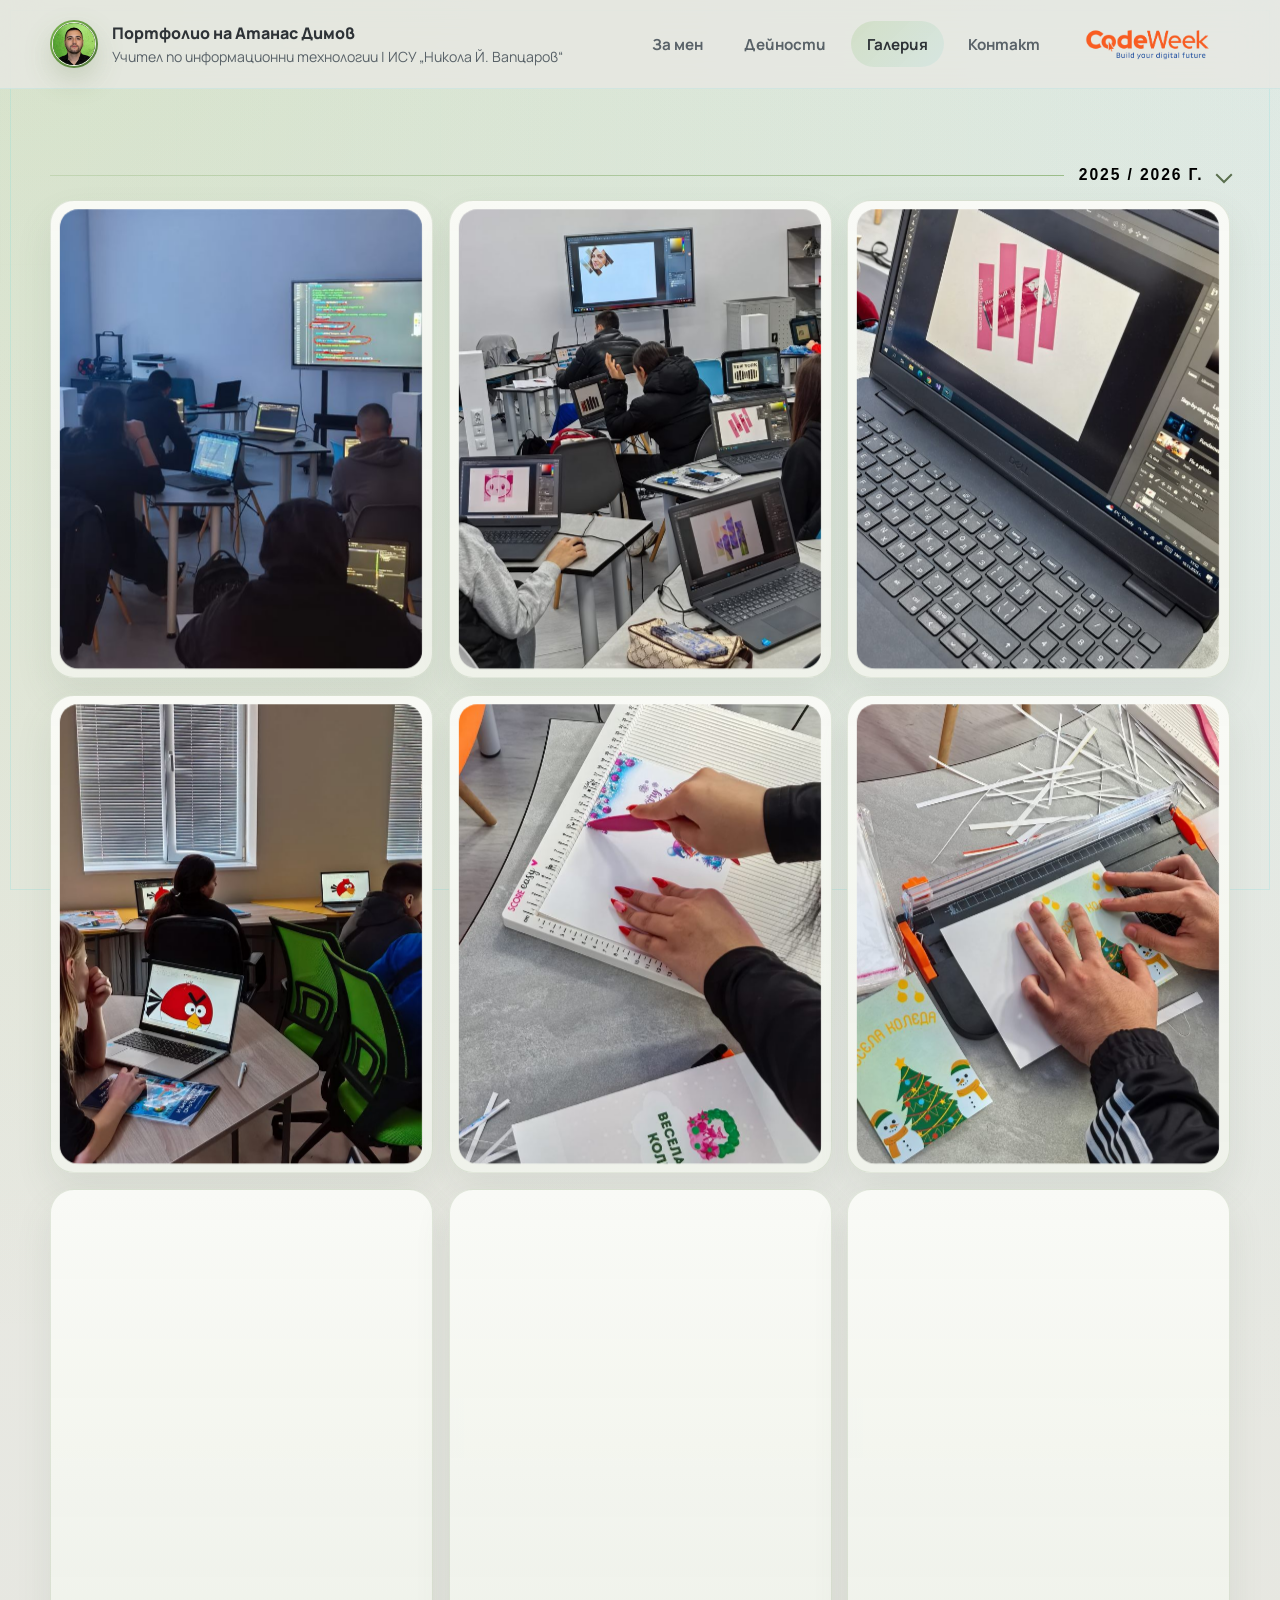
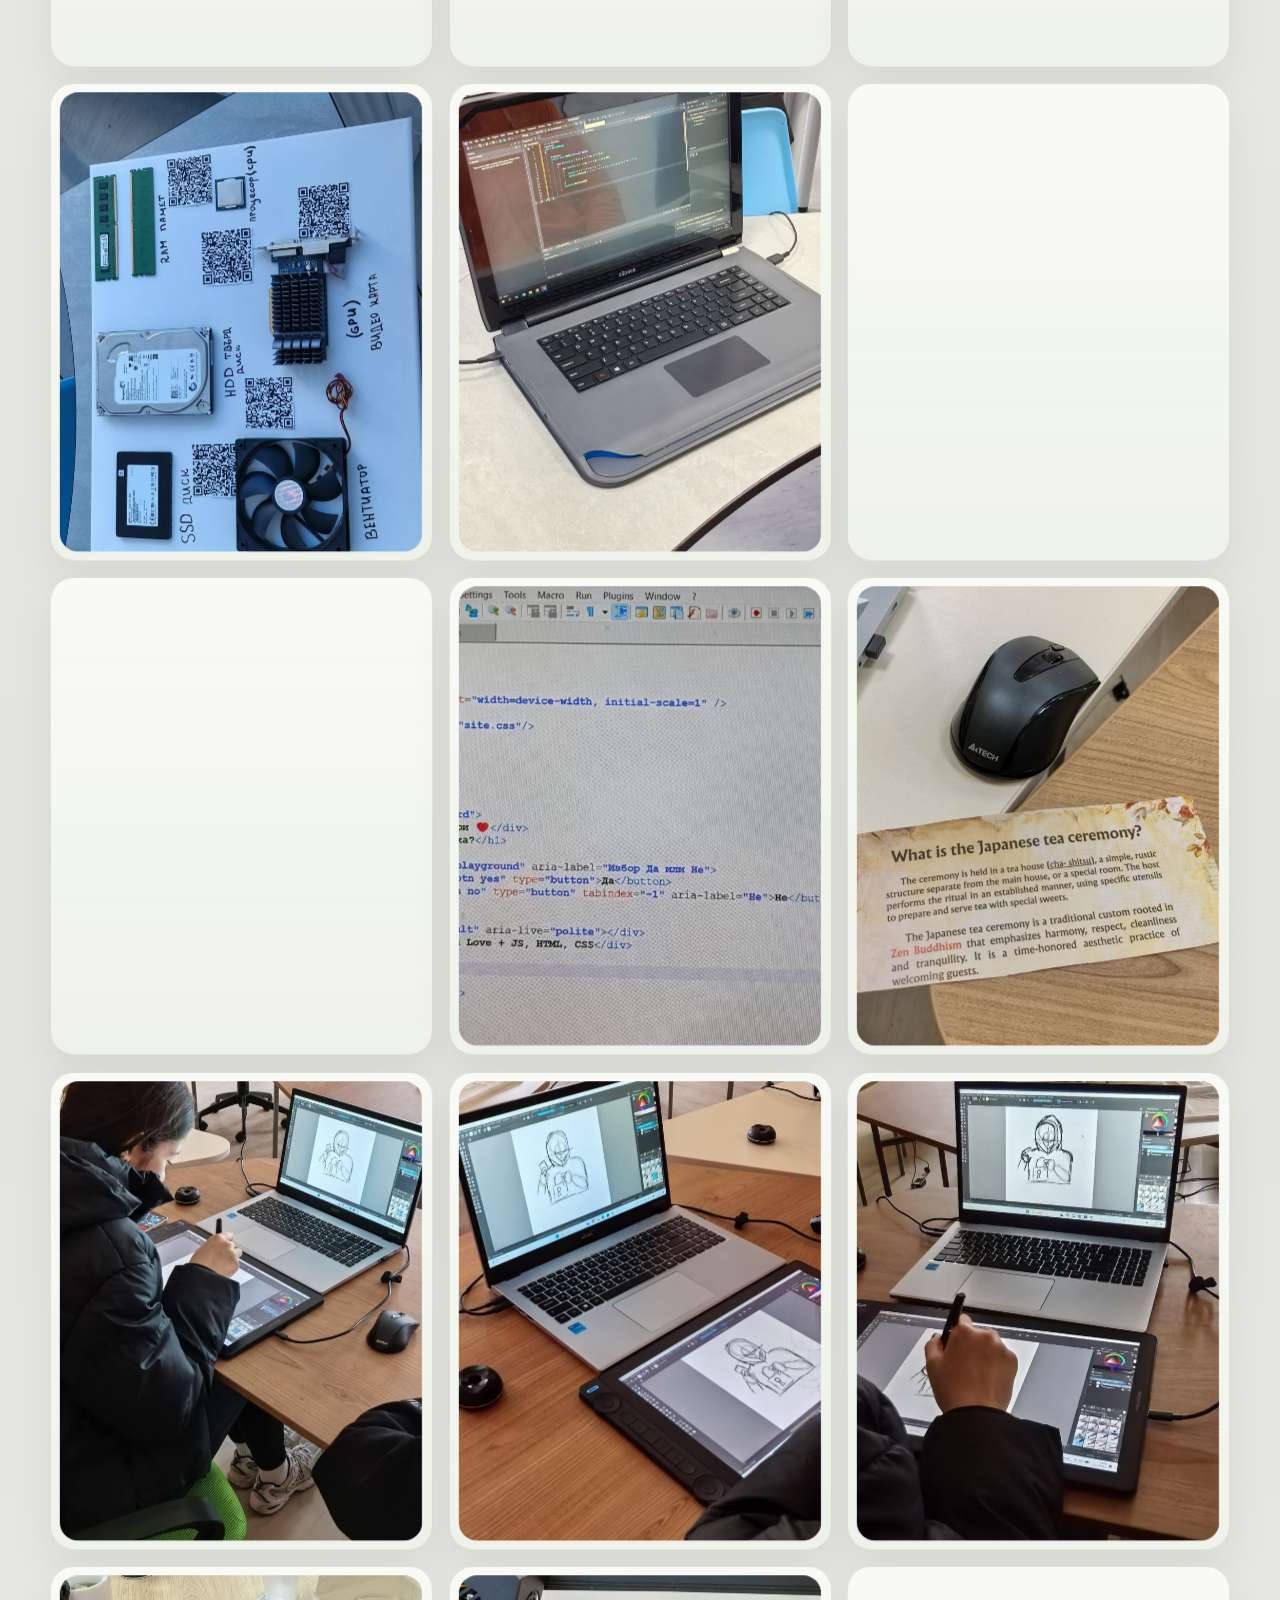
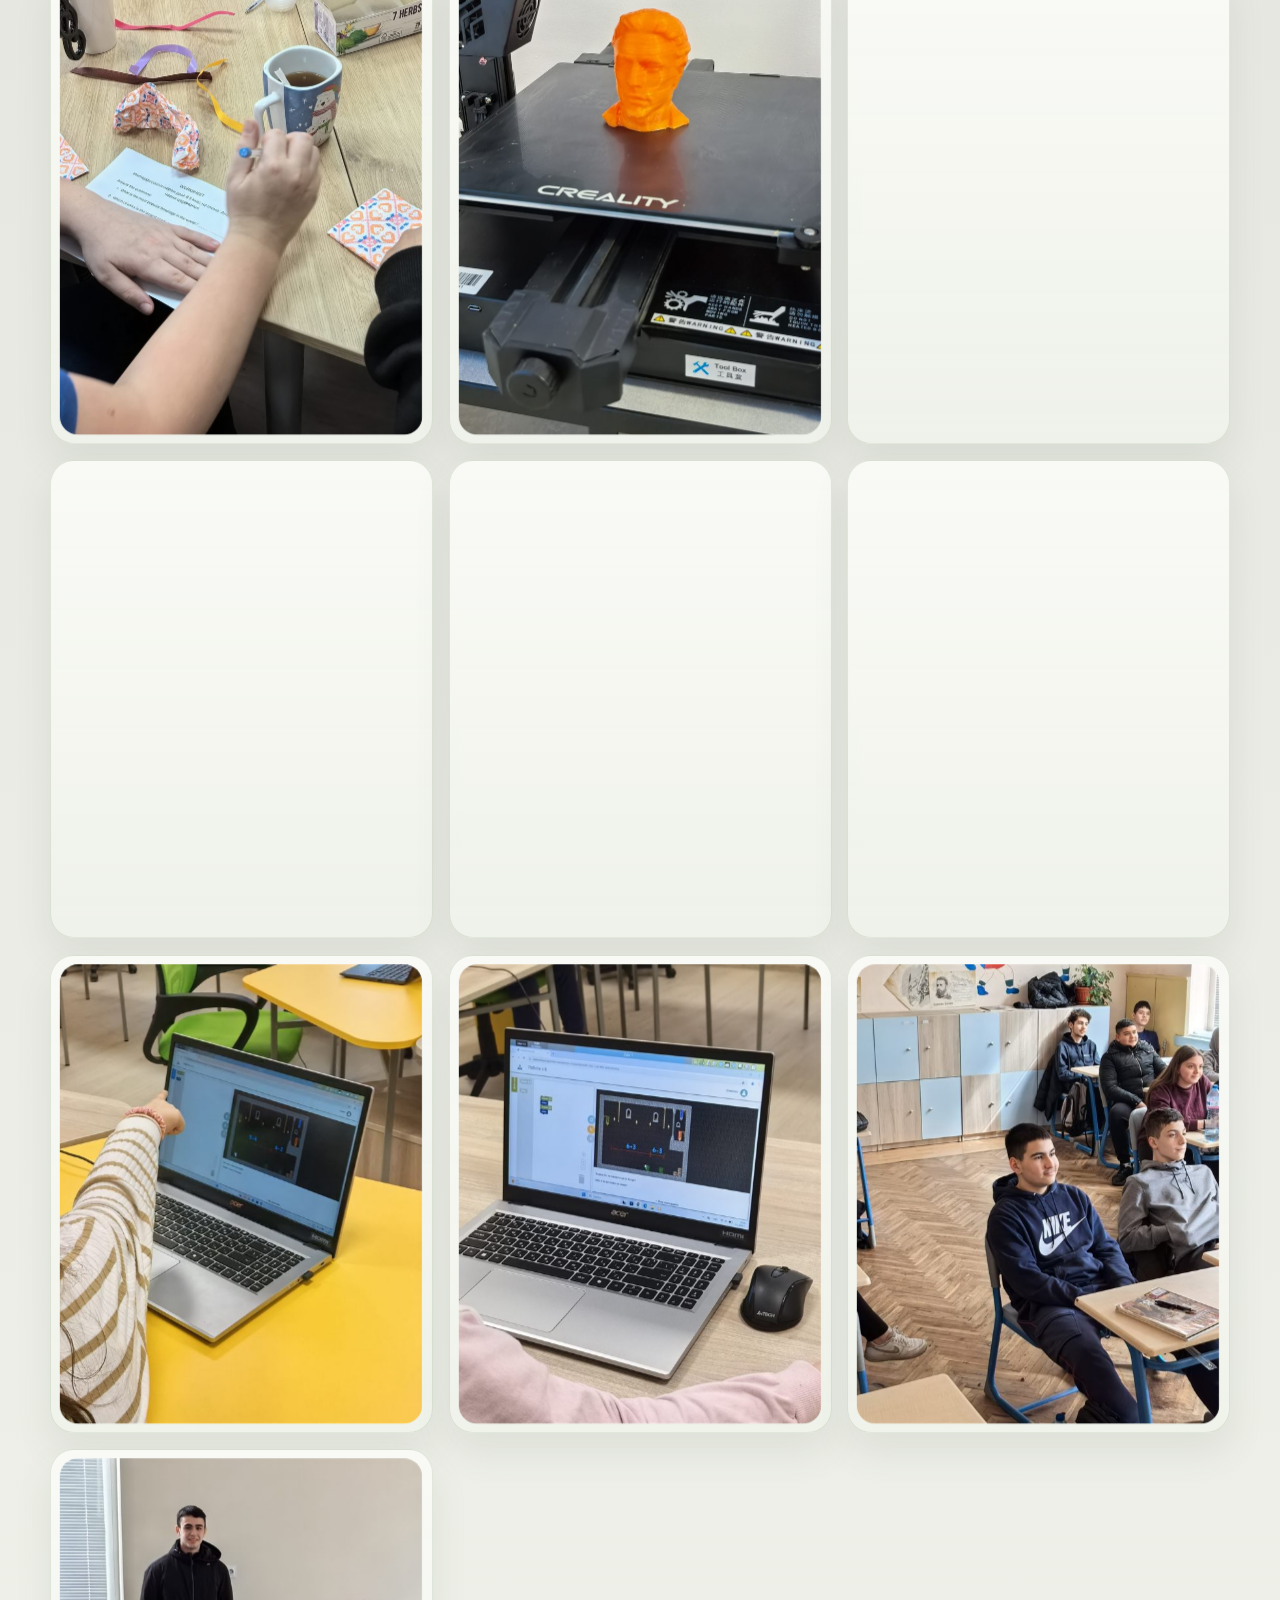
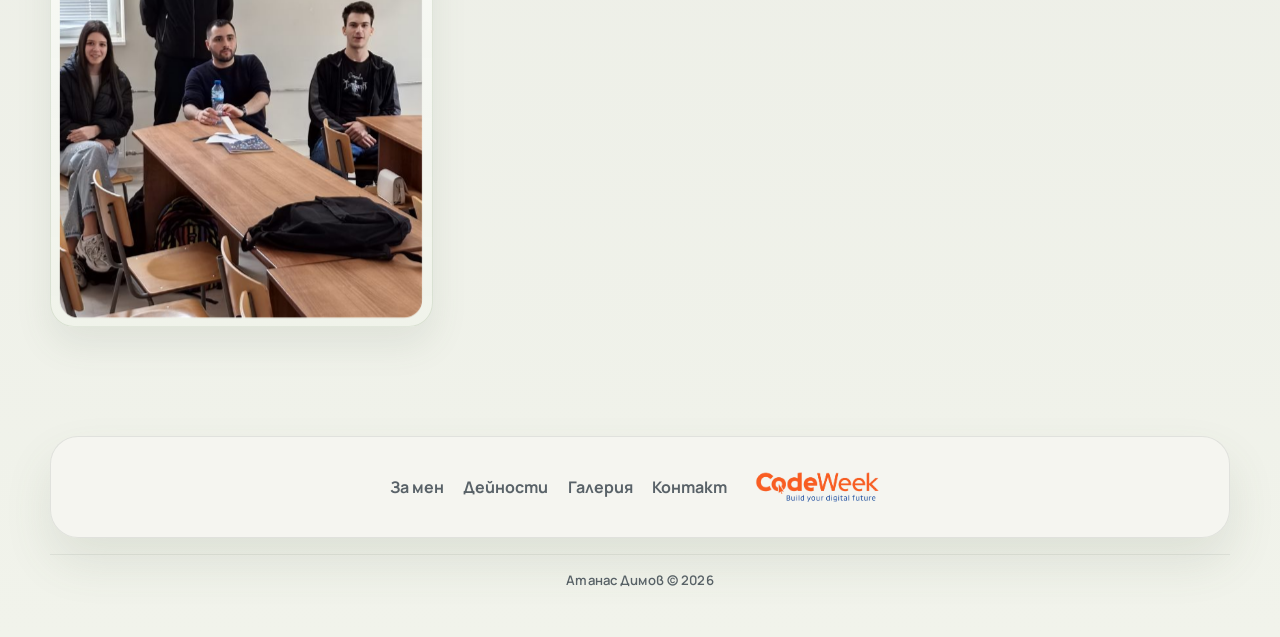
<file: gallery.html>
﻿<!DOCTYPE html>
<html lang="bg">
  <head>
    <meta charset="UTF-8" />
        <meta name="viewport" content="width=device-width, initial-scale=1.0" />
    <script>
      document.documentElement.classList.add("js");
    </script>
    <title>Учителско портфолио | Галерия</title>
    <meta
      name="description"
      content="Галерия със снимки от дейности и инициативи в учителското портфолио на Атанас Димов."
    />
    <link rel="preconnect" href="https://fonts.googleapis.com" />
    <link rel="preconnect" href="https://fonts.gstatic.com" crossorigin />
    <link
      href="https://fonts.googleapis.com/css2?family=Cormorant+Garamond:wght@500;600;700&family=Manrope:wght@400;500;600;700;800&display=swap"
      rel="stylesheet"
      media="print"
      onload="this.media='all'"
    />
    <noscript>
      <link rel="stylesheet" href="https://fonts.googleapis.com/css2?family=Cormorant+Garamond:wght@500;600;700&family=Manrope:wght@400;500;600;700;800&display=swap" />
    </noscript>
    <link rel="icon" type="image/svg+xml" href="assets/favicon.svg" />
    <link rel="icon" type="image/png" sizes="32x32" href="assets/favicon-32.png" />
    <link rel="icon" type="image/png" sizes="16x16" href="assets/favicon-16.png" />
    <link rel="icon" type="image/png" sizes="48x48" href="assets/favicon-48.png" />
    <link rel="apple-touch-icon" href="assets/favicon.png" />
    <link rel="stylesheet" href="assets/styles.css?v=20261014a" />
    <script src="assets/app.js?v=20261014c" defer onerror="document.documentElement.classList.remove('js')"></script>
  </head>
  <body class="is-loading" data-page="gallery">
    <div class="site-loader" data-site-loader role="status" aria-live="polite">
      <div class="site-loader__stage">
        <div class="site-loader__glow" aria-hidden="true"></div>
        <figure class="site-loader__art" aria-hidden="true">
          <img class="site-loader__image" src="assets/loadpage.webp" alt="" width="960" height="640" decoding="async" fetchpriority="high" />
        </figure>
        <div class="site-loader__copy">
          <strong>Учителско портфолио</strong>
          <span>Зареждане на страницата...</span>
        </div>
      </div>
    </div>    <div class="site-shell">
      <header class="topbar">
        <div class="container topbar-inner">
          <a class="brand" href="index.html" aria-label="Портфолио">
            <div class="brand-mark"><img class="brand-mark-image" src="assets/atanas-photo.webp" alt="Атанас Димов" width="640" height="640" decoding="async" /></div>
            <div class="brand-copy">
              <div class="brand-title">Портфолио на Атанас Димов</div>
              <div class="brand-subtitle">Учител по информационни технологии | ИСУ „Никола Й. Вапцаров“</div>
            </div>
          </a>

          <button
            class="nav-toggle"
            type="button"
            aria-label="Отвори меню"
            aria-expanded="false"
            data-nav-toggle
          >
            <span></span>
          </button>

          <nav class="nav" data-nav>
            <a href="index.html" data-page="about">За мен</a>
            <a href="activities.html" data-page="activities">Дейности</a>
            <a href="gallery.html" data-page="gallery">Галерия</a>
            <a href="contact.html" data-page="contact">Контакт</a>
            <a class="codeweek-link" href="codeweek.html" data-page="codeweek" aria-label="CodeWeek" title="CodeWeek">
              <img class="codeweek-logo" src="assets/codeweek-logo-social.webp" alt="CodeWeek" width="775" height="621" decoding="async" />
            </a>
          </nav>
        </div>
      </header>

      <main>
        <section class="section">
          <div class="container gallery-archive">

            <section class="gallery-year" data-gallery-year>
              <button
                class="gallery-year-button"
                type="button"
                aria-expanded="true"
                aria-controls="gallery-year-2025"
                data-gallery-toggle
              >
                <span class="gallery-year-line" aria-hidden="true"></span>
                <span class="gallery-year-label">2025 / 2026 г.</span>
                <span class="gallery-year-arrow" aria-hidden="true"></span>
              </button>

              <div class="gallery-year-panel" id="gallery-year-2025">
                <div class="gallery-photo-grid">
                  <figure class="gallery-photo-box">
                    <img src="assets/gallery/2025-2026/IMG_20251111_134145.jpg?v=20260315b" alt="Снимка от училищна дейност през учебната 2025 / 2026 година" decoding="async" loading="eager" fetchpriority="high" />
                  </figure>
                  <figure class="gallery-photo-box">
                    <img src="assets/gallery/2025-2026/IMG_20251119_110142.jpg?v=20260315b" alt="Снимка от училищна дейност през учебната 2025 / 2026 година" decoding="async" loading="eager" fetchpriority="high" />
                  </figure>
                  <figure class="gallery-photo-box">
                    <img src="assets/gallery/2025-2026/IMG_20251119_111222.jpg?v=20260315b" alt="Снимка от училищна дейност през учебната 2025 / 2026 година" decoding="async" loading="eager" fetchpriority="high" />
                  </figure>
                  <figure class="gallery-photo-box">
                    <img src="assets/gallery/2025-2026/IMG_20251121_112549.jpg?v=20260315b" alt="Снимка от училищна дейност през учебната 2025 / 2026 година" decoding="async" loading="lazy" />
                  </figure>
                  <figure class="gallery-photo-box">
                    <img src="assets/gallery/2025-2026/IMG_20251126_105952.jpg?v=20260315b" alt="Снимка от училищна дейност през учебната 2025 / 2026 година" decoding="async" loading="lazy" />
                  </figure>
                  <figure class="gallery-photo-box">
                    <img src="assets/gallery/2025-2026/IMG_20251126_111137.jpg?v=20260315b" alt="Снимка от училищна дейност през учебната 2025 / 2026 година" decoding="async" loading="lazy" />
                  </figure>
                  <figure class="gallery-photo-box">
                    <img src="assets/gallery/2025-2026/IMG_20251126_112021.jpg?v=20260315b" alt="Снимка от училищна дейност през учебната 2025 / 2026 година" decoding="async" loading="lazy" />
                  </figure>
                  <figure class="gallery-photo-box">
                    <img src="assets/gallery/2025-2026/IMG_20251218_100855.jpg?v=20260315b" alt="Снимка от училищна дейност през учебната 2025 / 2026 година" decoding="async" loading="lazy" />
                  </figure>
                  <figure class="gallery-photo-box">
                    <img src="assets/gallery/2025-2026/IMG_20251218_103128.jpg?v=20260315b" alt="Снимка от училищна дейност през учебната 2025 / 2026 година" decoding="async" loading="lazy" />
                  </figure>
                  <figure class="gallery-photo-box">
                    <img src="assets/gallery/2025-2026/IMG_20251218_111709.jpg?v=20260315b" alt="Снимка от училищна дейност през учебната 2025 / 2026 година" decoding="async" loading="lazy" />
                  </figure>
                  <figure class="gallery-photo-box">
                    <img src="assets/gallery/2025-2026/IMG_20260205_092459.jpg?v=20260315b" alt="Снимка от училищна дейност през учебната 2025 / 2026 година" decoding="async" loading="lazy" />
                  </figure>
                  <figure class="gallery-photo-box">
                    <img src="assets/gallery/2025-2026/IMG_20260205_092522.jpg?v=20260315b" alt="Снимка от училищна дейност през учебната 2025 / 2026 година" decoding="async" loading="lazy" />
                  </figure>
                  <figure class="gallery-photo-box">
                    <img src="assets/gallery/2025-2026/IMG_20260205_092914.jpg?v=20260315b" alt="Снимка от училищна дейност през учебната 2025 / 2026 година" decoding="async" loading="lazy" />
                  </figure>
                  <figure class="gallery-photo-box">
                    <img src="assets/gallery/2025-2026/IMG_20260205_094933.jpg?v=20260315b" alt="Снимка от училищна дейност през учебната 2025 / 2026 година" decoding="async" loading="lazy" />
                  </figure>
                  <figure class="gallery-photo-box">
                    <img src="assets/gallery/2025-2026/IMG_20260205_115827.jpg?v=20260315b" alt="Снимка от училищна дейност през учебната 2025 / 2026 година" decoding="async" loading="lazy" />
                  </figure>
                  <figure class="gallery-photo-box">
                    <img src="assets/gallery/2025-2026/IMG_20260205_141818.jpg?v=20260315b" alt="Снимка от училищна дейност през учебната 2025 / 2026 година" decoding="async" loading="lazy" />
                  </figure>
                  <figure class="gallery-photo-box">
                    <img src="assets/gallery/2025-2026/IMG_20260205_141830.jpg?v=20260315b" alt="Снимка от училищна дейност през учебната 2025 / 2026 година" decoding="async" loading="lazy" />
                  </figure>
                  <figure class="gallery-photo-box">
                    <img src="assets/gallery/2025-2026/IMG_20260205_142309.jpg?v=20260315b" alt="Снимка от училищна дейност през учебната 2025 / 2026 година" decoding="async" loading="lazy" />
                  </figure>
                  <figure class="gallery-photo-box">
                    <img src="assets/gallery/2025-2026/IMG_20260216_131553.jpg?v=20260315b" alt="Снимка от училищна дейност през учебната 2025 / 2026 година" decoding="async" loading="lazy" />
                  </figure>
                  <figure class="gallery-photo-box">
                    <img src="assets/gallery/2025-2026/IMG_20260218_092519.jpg?v=20260315b" alt="Снимка от училищна дейност през учебната 2025 / 2026 година" decoding="async" loading="lazy" />
                  </figure>
                  <figure class="gallery-photo-box">
                    <img src="assets/gallery/2025-2026/IMG_20260218_102745.jpg?v=20260315b" alt="Снимка от училищна дейност през учебната 2025 / 2026 година" decoding="async" loading="lazy" />
                  </figure>
                  <figure class="gallery-photo-box">
                    <img src="assets/gallery/2025-2026/IMG_20260226_084951.jpg?v=20260315b" alt="Снимка от училищна дейност през учебната 2025 / 2026 година" decoding="async" loading="lazy" />
                  </figure>
                  <figure class="gallery-photo-box">
                    <img src="assets/gallery/2025-2026/IMG_20260226_100747.jpg?v=20260315b" alt="Снимка от училищна дейност през учебната 2025 / 2026 година" decoding="async" loading="lazy" />
                  </figure>
                  <figure class="gallery-photo-box">
                    <img src="assets/gallery/2025-2026/IMG_20260306_143553.jpg?v=20260315b" alt="Снимка от училищна дейност през учебната 2025 / 2026 година" decoding="async" loading="lazy" />
                  </figure>
                  <figure class="gallery-photo-box">
                    <img src="assets/gallery/2025-2026/IMG_20260306_150631.jpg?v=20260315b" alt="Снимка от училищна дейност през учебната 2025 / 2026 година" decoding="async" loading="lazy" />
                  </figure>
                  <figure class="gallery-photo-box">
                    <img src="assets/gallery/2025-2026/IMG_20260306_150636.jpg?v=20260315b" alt="Снимка от училищна дейност през учебната 2025 / 2026 година" decoding="async" loading="lazy" />
                  </figure>
                  <figure class="gallery-photo-box">
                    <img src="assets/gallery/2025-2026/IMG_20260311_121743.jpg?v=20260315b" alt="Снимка от училищна дейност през учебната 2025 / 2026 година" decoding="async" loading="lazy" />
                  </figure>
                  <figure class="gallery-photo-box">
                    <img src="assets/gallery/2025-2026/IMG_20260311_122040.jpg?v=20260315b" alt="Снимка от училищна дейност през учебната 2025 / 2026 година" decoding="async" loading="lazy" />
                  </figure>
                </div>
              </div>
            </section>
          </div>
        </section>
      </main>

      <footer class="site-footer">
        <div class="container">
          <div class="footer-panel footer-panel--compact">
            <div class="footer-links footer-links-centered">
              <a href="index.html">За мен</a>
              <a href="activities.html">Дейности</a>
              <a href="gallery.html">Галерия</a>
              <a href="contact.html">Контакт</a>
              <a class="codeweek-link" href="codeweek.html" aria-label="CodeWeek" title="CodeWeek">
                <img class="codeweek-logo" src="assets/codeweek-logo-social.webp" alt="CodeWeek" width="775" height="621" decoding="async" />
              </a>
            </div>
          </div>
          <div class="footer-legal">Атанас Димов © 2026</div>
        </div>
      </footer>
    </div>

  </body>
</html>
</file>
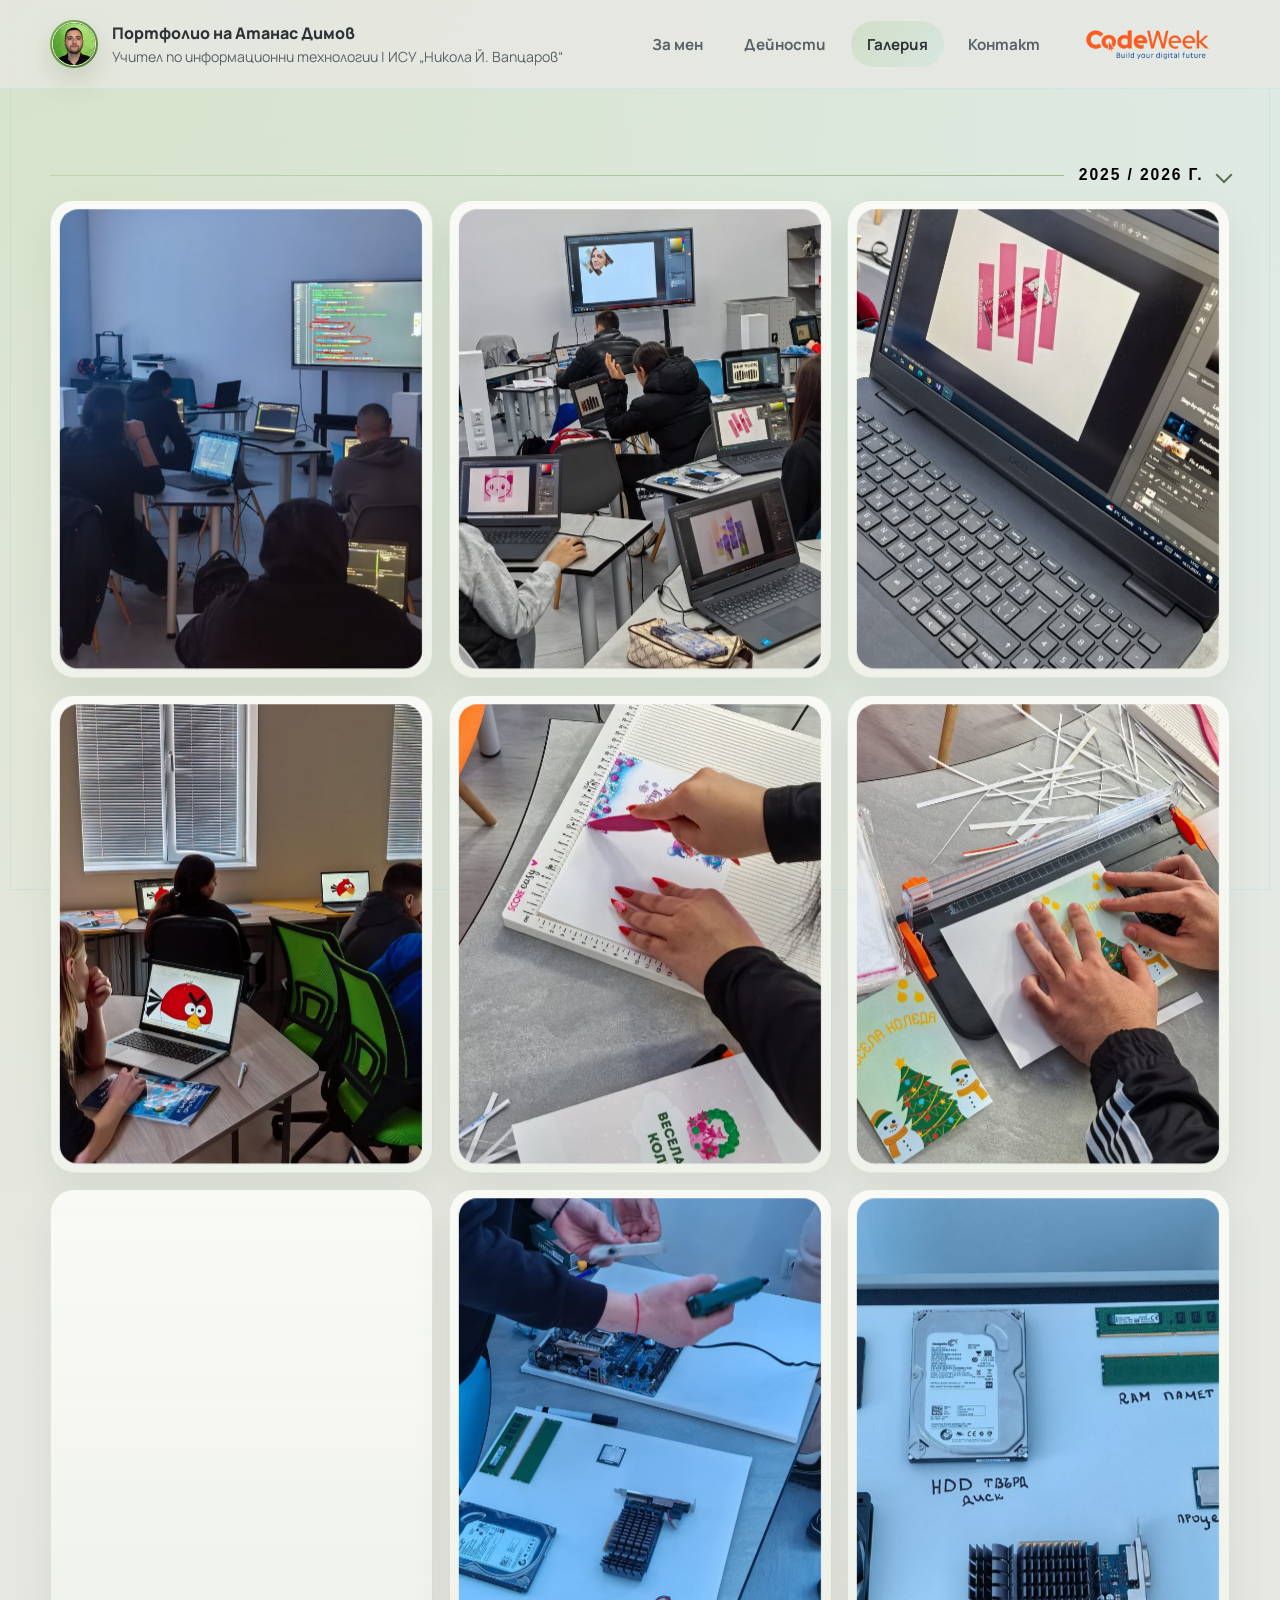
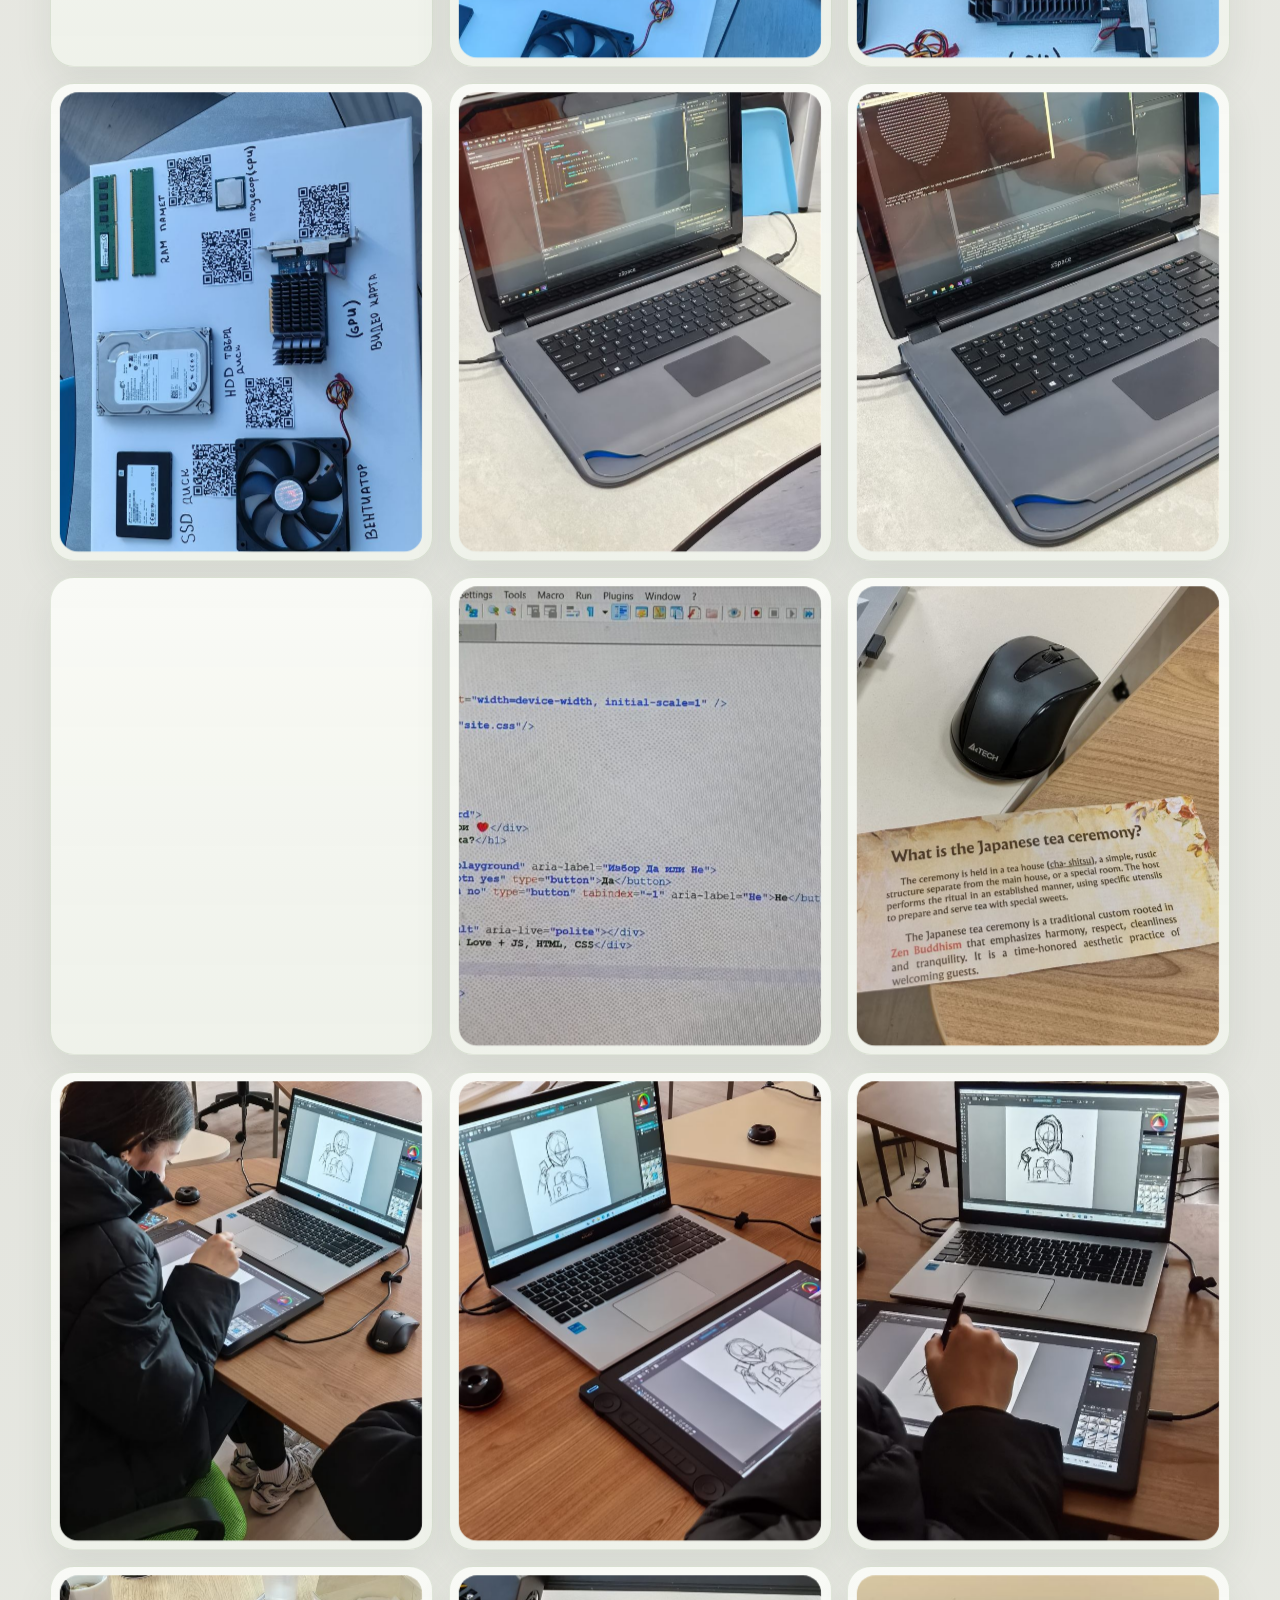
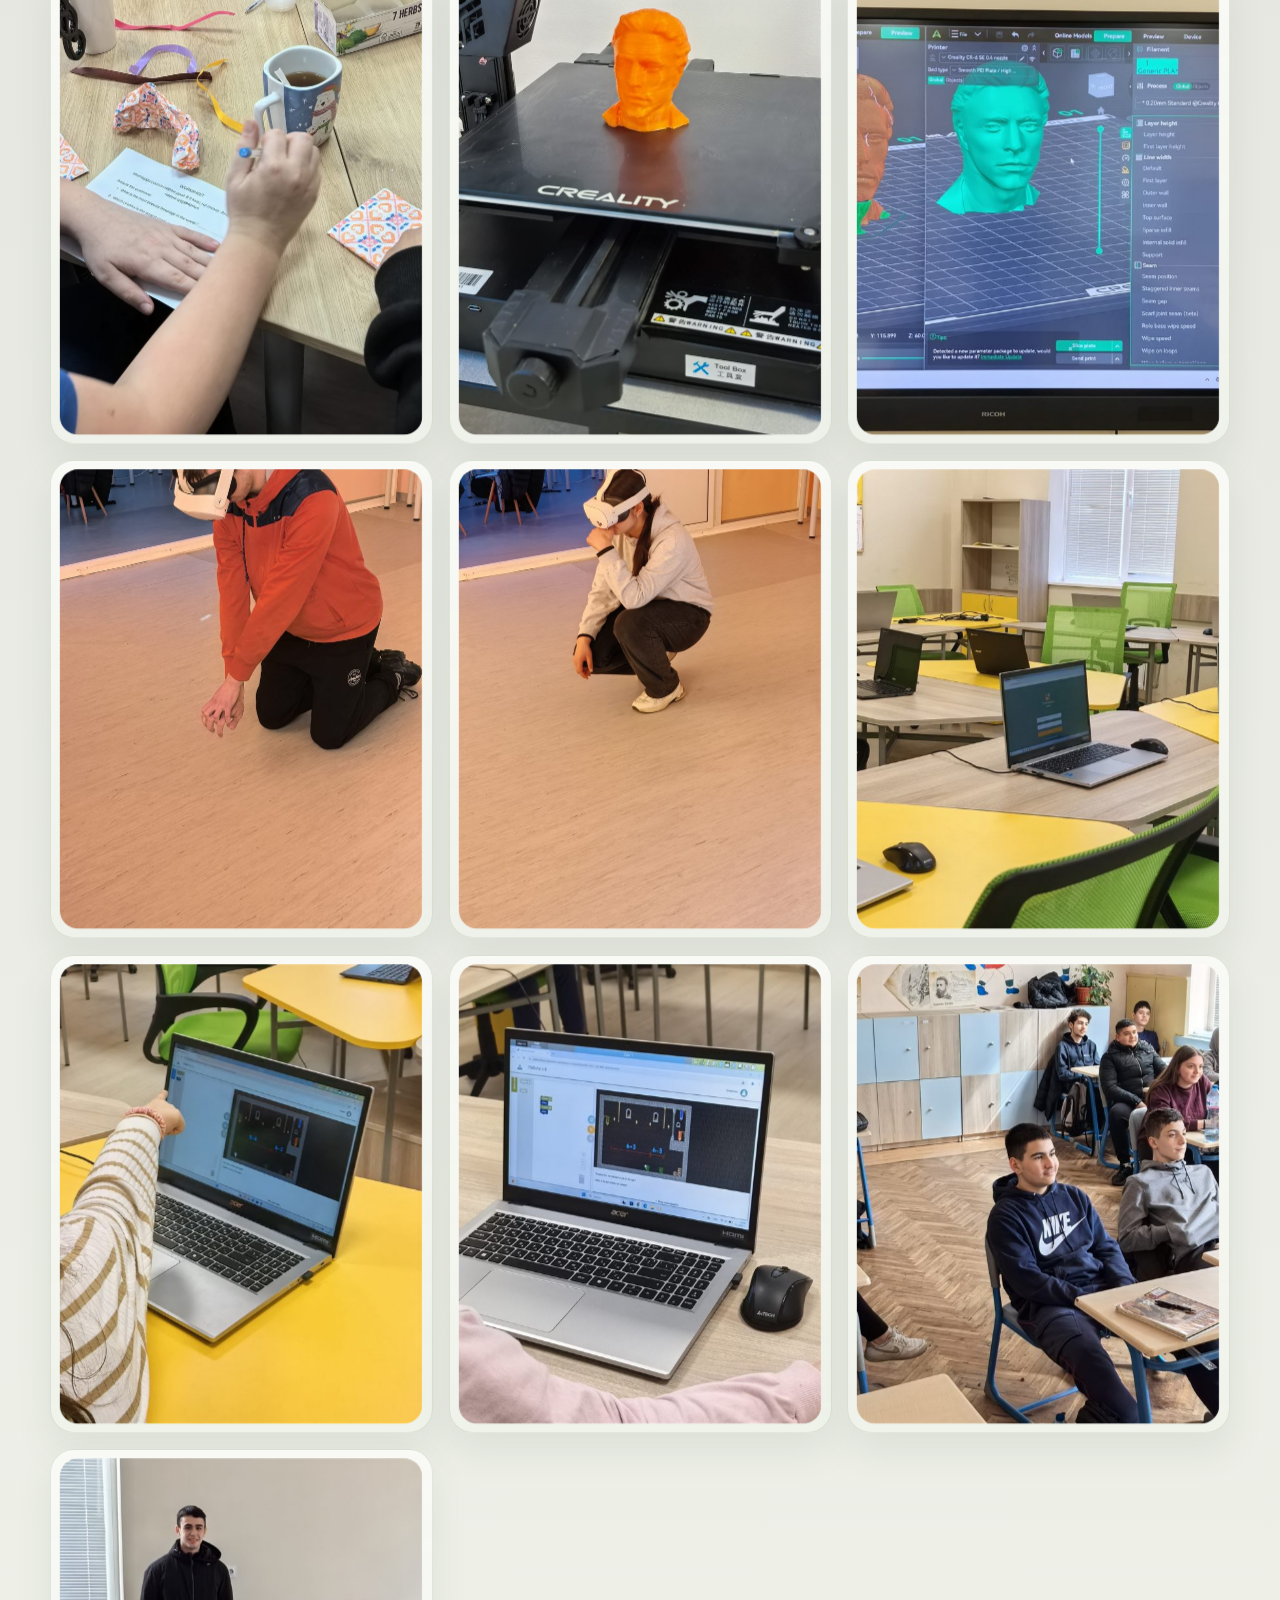
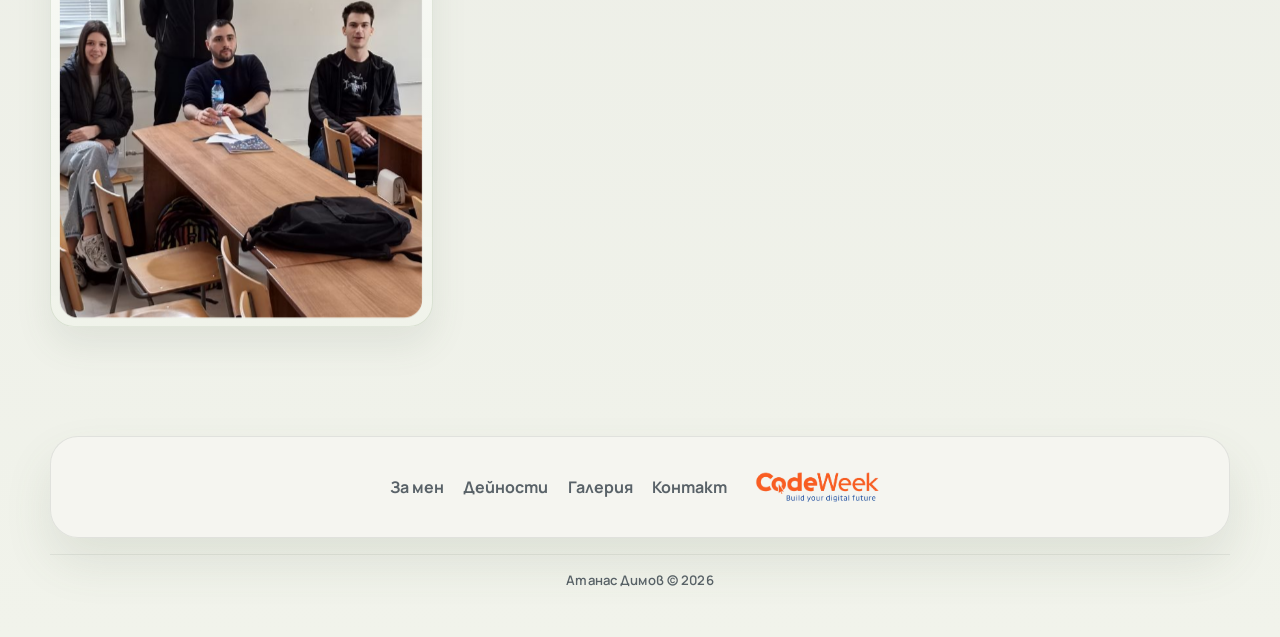
<file: practices.html>
﻿<!DOCTYPE html>
<html lang="bg">
  <head>
    <meta charset="UTF-8" />
    <meta http-equiv="refresh" content="0; url=gallery.html" />
    <meta name="viewport" content="width=device-width, initial-scale=1.0" />
    <title>Пренасочване към Галерия</title>
    <link rel="icon" type="image/svg+xml" href="assets/favicon.svg" />
    <link rel="icon" type="image/png" sizes="32x32" href="assets/favicon-32.png" />
    <link rel="icon" type="image/png" sizes="16x16" href="assets/favicon-16.png" />
    <link rel="icon" type="image/png" sizes="48x48" href="assets/favicon-48.png" />
    <link rel="apple-touch-icon" href="assets/favicon.png" />
    <script>
      window.location.replace("gallery.html");
    </script>
  </head>
  <body>
    <p>Пренасочване към <a href="gallery.html">Галерия</a>...</p>
  </body>
</html>
</file>
<file: assets/styles.css>
﻿:root {
  --bg: #e8e8e3;
  --bg-soft: #f2f3ed;
  --surface: rgba(245, 246, 241, 0.9);
  --surface-strong: #f8f9f4;
  --ink: #2e3337;
  --ink-muted: #596268;
  --accent: #7bb84f;
  --accent-strong: #6ba144;
  --accent-deep: #51753a;
  --accent-soft: #d9ebc5;
  --accent-line: #59d6dc;
  --border: rgba(46, 51, 55, 0.1);
  --shadow: 0 24px 48px rgba(83, 95, 76, 0.12);
  --radius-xl: 28px;
  --radius-lg: 20px;
  --radius-md: 14px;
  --max-width: 1180px;
}

*,
*::before,
*::after {
  box-sizing: border-box;
}

html {
  scroll-behavior: smooth;
}

body {
  margin: 0;
  font-family: "Manrope", "Segoe UI", sans-serif;
  color: var(--ink);
  background:
    radial-gradient(circle at top left, rgba(123, 184, 79, 0.18), transparent 24%),
    radial-gradient(circle at top right, rgba(89, 214, 220, 0.09), transparent 26%),
    linear-gradient(180deg, #ecece6 0%, #e3e4de 48%, #f1f3eb 100%);
  min-height: 100vh;
}

body::before {
  content: "";
  position: fixed;
  inset: 0;
  pointer-events: none;
  background-image:
    linear-gradient(rgba(89, 214, 220, 0.14) 1px, transparent 1px),
    linear-gradient(90deg, rgba(89, 214, 220, 0.14) 1px, transparent 1px);
  background-size: 88px 88px;
  mask-image: linear-gradient(180deg, rgba(0, 0, 0, 0.22), transparent 72%);
  opacity: 0.22;
}

body::after {
  content: "";
  position: fixed;
  inset: 10px;
  pointer-events: none;
  border: 1px solid rgba(89, 214, 220, 0.18);
}

img {
  display: block;
  max-width: 100%;
}

.tilt-photo {
  --reveal-y: 0px;
  --tilt-x: 0deg;
  --tilt-y: 0deg;
  --tilt-scale: 1;
  position: relative;
  transform: perspective(900px) translateY(var(--reveal-y)) rotateX(var(--tilt-x)) rotateY(var(--tilt-y)) scale(var(--tilt-scale));
  transform-style: preserve-3d;
  will-change: transform;
  transition: transform 0.24s ease, box-shadow 0.24s ease, filter 0.24s ease;
}

.tilt-photo:hover {
  box-shadow: 0 26px 54px rgba(73, 88, 63, 0.2);
}

.tilt-photo img {
  transform: translateZ(22px) scale(1.012);
  transition: transform 0.24s ease;
}

a {
  color: inherit;
  text-decoration: none;
}

p {
  margin: 0;
  line-height: 1.75;
  color: var(--ink-muted);
}

h1,
h2,
h3,
h4 {
  margin: 0;
  font-family: "Cormorant Garamond", Georgia, serif;
  font-weight: 600;
  line-height: 1.05;
  letter-spacing: -0.03em;
}

h1 {
  font-size: clamp(3rem, 7vw, 6rem);
}

h2 {
  font-size: clamp(2.1rem, 4vw, 3.6rem);
}

h3 {
  font-size: clamp(1.45rem, 2vw, 2rem);
}

.site-shell {
  position: relative;
  z-index: 1;
}

.container {
  width: min(calc(100% - 2rem), var(--max-width));
  margin: 0 auto;
}

.section {
  padding: 4.8rem 0;
}

.eyebrow {
  display: inline-flex;
  align-items: center;
  gap: 0.6rem;
  margin-bottom: 1rem;
  color: var(--accent-deep);
  font-size: 0.88rem;
  font-weight: 700;
  letter-spacing: 0.16em;
  text-transform: uppercase;
}

.eyebrow::before {
  content: "";
  width: 2.2rem;
  height: 1px;
  background: currentColor;
}

.section-header {
  max-width: 780px;
  margin-bottom: 2.2rem;
}

.section-header p {
  margin-top: 1rem;
  font-size: 1.05rem;
}

.chip-row {
  display: flex;
  flex-wrap: wrap;
  gap: 0.75rem;
}

.chip {
  padding: 0.78rem 1rem;
  border-radius: 999px;
  background: rgba(248, 249, 244, 0.88);
  border: 1px solid rgba(123, 184, 79, 0.26);
  color: var(--ink);
  font-size: 0.95rem;
  font-weight: 600;
  box-shadow: 0 10px 22px rgba(87, 98, 78, 0.06);
}

.topbar {
  position: sticky;
  top: 0;
  z-index: 20;
  padding: 1.1rem 0;
  backdrop-filter: blur(18px);
  background: rgba(232, 232, 227, 0.8);
  border-bottom: 1px solid rgba(89, 214, 220, 0.14);
}

.topbar-inner {
  display: flex;
  align-items: center;
  justify-content: space-between;
  gap: 1rem;
}

.brand {
  display: flex;
  align-items: center;
  gap: 0.9rem;
  min-width: 0;
}

.brand-mark {
  width: 3rem;
  height: 3rem;
  flex-shrink: 0;
  padding: 2px;
  border-radius: 50%;
  background: linear-gradient(135deg, var(--accent) 0%, var(--accent-deep) 100%);
  box-shadow: 0 12px 28px rgba(86, 123, 61, 0.22);
  overflow: hidden;
}

.brand-mark-image {
  width: 100%;
  height: 100%;
  display: block;
  object-fit: cover;
  border-radius: 50%;
  border: 1px solid rgba(248, 249, 244, 0.92);
}

.brand-copy {
  min-width: 0;
}

.brand-title {
  font-size: 1rem;
  font-weight: 800;
  color: var(--ink);
}

.brand-subtitle {
  margin-top: 0.18rem;
  font-size: 0.88rem;
  color: var(--ink-muted);
}

.nav-toggle {
  display: none;
  border: 0;
  background: rgba(248, 249, 244, 0.92);
  color: var(--ink);
  width: 2.9rem;
  height: 2.9rem;
  border-radius: 50%;
  box-shadow: 0 10px 18px rgba(84, 97, 76, 0.08);
}

.nav-toggle span,
.nav-toggle span::before,
.nav-toggle span::after {
  display: block;
  position: relative;
  width: 1.1rem;
  height: 2px;
  margin: 0 auto;
  background: currentColor;
  transition: transform 0.25s ease, opacity 0.25s ease;
}

.nav-toggle span::before,
.nav-toggle span::after {
  content: "";
  position: absolute;
  left: 0;
}

.nav-toggle span::before {
  top: -0.35rem;
}

.nav-toggle span::after {
  top: 0.35rem;
}

.nav {
  display: flex;
  align-items: center;
  gap: 0.55rem;
  flex-shrink: 0;
}

.nav a {
  padding: 0.78rem 1rem;
  border-radius: 999px;
  color: var(--ink-muted);
  font-size: 0.95rem;
  font-weight: 700;
  transition: background 0.22s ease, color 0.22s ease, transform 0.22s ease;
}

.nav a:hover,
.nav a:focus-visible {
  background: rgba(123, 184, 79, 0.12);
  color: var(--ink);
  transform: translateY(-1px);
}

.nav a.is-active {
  background: linear-gradient(135deg, rgba(123, 184, 79, 0.18), rgba(89, 214, 220, 0.1));
  color: var(--ink);
}

.codeweek-link {
  display: inline-flex;
  align-items: center;
  justify-content: center;
}

.codeweek-logo {
  width: 144px;
  height: 42px;
  object-fit: cover;
  object-position: center;
}

.nav .codeweek-link {
  padding: 0.35rem 0.65rem;
}

.codeweek-link:focus-visible {
  outline: 2px solid var(--accent-deep);
  outline-offset: 4px;
}

.hero {
  padding: 4.4rem 0 2.8rem;
}

.hero-grid {
  display: grid;
  grid-template-columns: minmax(0, 1.2fr) minmax(320px, 0.9fr);
  gap: 2rem;
  align-items: stretch;
}

.hero-copy,
.hero-panel,
.card,
.feature-card,
.timeline-item,
.gallery-card,
.quote-panel,
.footer-panel {
  border: 1px solid var(--border);
  border-radius: var(--radius-xl);
  background: var(--surface);
  box-shadow: var(--shadow);
  backdrop-filter: blur(16px);
}

.hero-copy {
  position: relative;
  overflow: hidden;
  padding: 3rem;
}

.hero-copy::after {
  content: "";
  position: absolute;
  right: -6rem;
  bottom: -7rem;
  width: 16rem;
  height: 16rem;
  border-radius: 50%;
  background: radial-gradient(circle, rgba(123, 184, 79, 0.18), transparent 65%);
}

.hero-copy p {
  margin-top: 1.4rem;
  max-width: 48rem;
  font-size: 1.08rem;
}

.hero-actions {
  display: flex;
  flex-wrap: wrap;
  gap: 1rem;
  margin-top: 2rem;
}

.button {
  display: inline-flex;
  align-items: center;
  justify-content: center;
  gap: 0.6rem;
  min-height: 3.4rem;
  padding: 0 1.3rem;
  border-radius: 999px;
  border: 1px solid transparent;
  font-weight: 800;
  transition: transform 0.22s ease, box-shadow 0.22s ease, background 0.22s ease;
}

.button:hover,
.button:focus-visible {
  transform: translateY(-2px);
  box-shadow: 0 14px 26px rgba(82, 96, 74, 0.14);
}

.button-primary {
  color: #fff;
  background: linear-gradient(135deg, var(--accent-deep) 0%, var(--accent-strong) 54%, var(--accent) 100%);
}

.button-secondary {
  border-color: rgba(81, 117, 58, 0.24);
  background: rgba(248, 249, 244, 0.88);
  color: var(--ink);
}

.hero-panel {
  position: relative;
  overflow: hidden;
  padding: 2rem;
}

.hero-panel::before {
  content: "";
  position: absolute;
  inset: 0;
  background:
    radial-gradient(circle at top right, rgba(123, 184, 79, 0.18), transparent 32%),
    linear-gradient(145deg, rgba(89, 214, 220, 0.06), transparent 58%);
}

.hero-panel > * {
  position: relative;
}

.profile-panel {
  background: linear-gradient(180deg, rgba(243, 245, 237, 0.96), rgba(231, 234, 225, 0.94));
}

.portrait-showcase {
  display: grid;
  gap: 1rem;
  justify-items: start;
}

.portrait-shell {
  position: relative;
  width: min(100%, 18rem);
  aspect-ratio: 1;
  padding: 0.7rem;
  border-radius: 50%;
  background: radial-gradient(circle at 32% 28%, #b9e67b 0%, #99d15d 34%, #7fb64b 64%, #698d42 100%);
  border: 2px solid rgba(81, 117, 58, 0.5);
  box-shadow: 0 18px 36px rgba(80, 102, 58, 0.22);
  overflow: hidden;
}

.portrait-shell::after {
  content: "";
  position: absolute;
  inset: 0;
  background:
    radial-gradient(circle at top left, rgba(255, 255, 255, 0.36), transparent 28%),
    linear-gradient(132deg, transparent 16%, rgba(34, 42, 27, 0.08) 17%, transparent 18%),
    linear-gradient(144deg, transparent 65%, rgba(34, 42, 27, 0.12) 66%, transparent 67%);
  pointer-events: none;
}

.portrait-image,
.portrait-fallback {
  position: absolute;
  inset: 0.7rem;
  border-radius: 50%;
  border: 4px solid rgba(31, 42, 23, 0.62);
}

.portrait-image {
  z-index: 1;
  width: calc(100% - 1.4rem);
  height: calc(100% - 1.4rem);
  object-fit: cover;
  background: #a9d770;
}

.portrait-fallback {
  display: grid;
  place-items: center;
  gap: 0.2rem;
  background: radial-gradient(circle at 36% 25%, #bce87b 0%, #8ec653 48%, #6d9745 100%);
  color: #24321d;
  text-align: center;
}

.portrait-fallback span {
  font-family: "Cormorant Garamond", Georgia, serif;
  font-size: clamp(3.8rem, 9vw, 5.4rem);
  font-weight: 700;
  line-height: 1;
}

.portrait-fallback small {
  font-size: 0.82rem;
  font-weight: 800;
  letter-spacing: 0.2em;
  text-transform: uppercase;
}

.portrait-shell.is-fallback .portrait-image {
  display: none;
}

.portrait-shell:not(.is-fallback) .portrait-fallback {
  display: none;
}

.portrait-caption {
  display: grid;
  gap: 0.15rem;
}

.portrait-caption strong {
  font-size: 1.2rem;
  color: var(--ink);
}

.portrait-caption span {
  font-size: 0.95rem;
  color: var(--ink-muted);
}

.profile-divider {
  width: 100%;
  height: 0.7rem;
  margin: 1.35rem 0 1rem;
  border-radius: 999px;
  background: linear-gradient(90deg, var(--accent) 0 34%, transparent 34% 40%, rgba(89, 214, 220, 0.74) 40% 100%);
}

.metrics {
  display: grid;
  grid-template-columns: repeat(2, minmax(0, 1fr));
  gap: 1rem;
  margin-top: 1.6rem;
}

.metric {
  padding: 1.2rem;
  border-radius: var(--radius-lg);
  background: rgba(249, 250, 245, 0.88);
  border: 1px solid rgba(123, 184, 79, 0.18);
}

.metric strong {
  display: block;
  font-size: 1.8rem;
  font-family: "Cormorant Garamond", Georgia, serif;
  color: var(--ink);
}

.metric span {
  font-size: 0.92rem;
  color: var(--ink-muted);
}

.accent-card {
  margin-top: 1rem;
  padding: 1.25rem;
  border-radius: var(--radius-lg);
  background: linear-gradient(135deg, rgba(123, 184, 79, 0.16), rgba(89, 214, 220, 0.08));
}

.grid {
  display: grid;
  gap: 1.35rem;
}

.grid-3 {
  grid-template-columns: repeat(3, minmax(0, 1fr));
}

.grid-2 {
  grid-template-columns: repeat(2, minmax(0, 1fr));
}

.card,
.feature-card,
.gallery-card,
.quote-panel,
.footer-panel,
.timeline-item {
  padding: 1.8rem;
}

.card h3,
.feature-card h3,
.gallery-card h3,
.timeline-item h3 {
  margin-bottom: 0.8rem;
}

.card p + p,
.feature-card p + p,
.timeline-item p + p {
  margin-top: 0.8rem;
}

.card-tag {
  display: inline-flex;
  align-items: center;
  margin-bottom: 1rem;
  padding: 0.45rem 0.8rem;
  border-radius: 999px;
  background: rgba(123, 184, 79, 0.14);
  color: var(--accent-deep);
  font-size: 0.78rem;
  font-weight: 800;
  letter-spacing: 0.08em;
  text-transform: uppercase;
}

.split-layout {
  display: grid;
  grid-template-columns: minmax(0, 1fr) minmax(280px, 360px);
  gap: 1.4rem;
  align-items: start;
}

.aside-panel {
  padding: 1.8rem;
  border-radius: var(--radius-xl);
  background: linear-gradient(180deg, rgba(248, 249, 244, 0.92), rgba(232, 235, 227, 0.9));
  border: 1px solid var(--border);
  box-shadow: 0 16px 36px rgba(82, 97, 74, 0.1);
}

.aside-panel h3 {
  margin-bottom: 0.9rem;
}

.stat-list {
  display: grid;
  gap: 1rem;
  margin-top: 1.2rem;
}

.stat-row {
  display: flex;
  justify-content: space-between;
  gap: 1rem;
  padding-bottom: 0.9rem;
  border-bottom: 1px solid rgba(46, 51, 55, 0.08);
}

.stat-row:last-child {
  padding-bottom: 0;
  border-bottom: 0;
}

.stat-row strong {
  color: var(--ink);
}

.timeline {
  display: grid;
  gap: 1rem;
}

.timeline-item {
  position: relative;
  padding-left: 4.3rem;
}

.timeline-item::before {
  content: attr(data-year);
  position: absolute;
  left: 1.2rem;
  top: 1.8rem;
  font-size: 0.92rem;
  font-weight: 800;
  color: var(--accent-deep);
}

.timeline-item::after {
  content: "";
  position: absolute;
  left: 1.85rem;
  top: 3.5rem;
  bottom: 1.8rem;
  width: 1px;
  background: linear-gradient(180deg, rgba(123, 184, 79, 0.45), rgba(123, 184, 79, 0));
}

.timeline-item:last-child::after {
  display: none;
}

.feature-card {
  min-height: 100%;
  background: linear-gradient(180deg, rgba(249, 250, 245, 0.94), rgba(236, 238, 230, 0.88));
}

.feature-icon {
  display: inline-grid;
  place-items: center;
  width: 3rem;
  height: 3rem;
  margin-bottom: 1rem;
  border-radius: 16px;
  background: linear-gradient(135deg, rgba(123, 184, 79, 0.18), rgba(89, 214, 220, 0.12));
  color: var(--accent-deep);
  font-size: 1.1rem;
}

.check-list {
  display: grid;
  gap: 0.8rem;
  margin-top: 1.2rem;
}

.check-item {
  display: flex;
  align-items: flex-start;
  gap: 0.8rem;
}

.check-item::before {
  content: "◆";
  color: var(--accent);
  font-size: 0.95rem;
  line-height: 1.5;
}

.quote-panel {
  display: grid;
  gap: 1rem;
  background: linear-gradient(160deg, rgba(123, 184, 79, 0.1), rgba(248, 249, 244, 0.92));
}

.quote-text {
  font-family: "Cormorant Garamond", Georgia, serif;
  font-size: clamp(1.8rem, 3vw, 2.7rem);
  line-height: 1.12;
  color: var(--ink);
}

.masonry {
  columns: 3 260px;
  column-gap: 1.2rem;
}

.gallery-card {
  display: inline-block;
  width: 100%;
  margin: 0 0 1.2rem;
  break-inside: avoid;
  overflow: hidden;
}

.gallery-visual {
  height: 12rem;
  margin: -1.8rem -1.8rem 1.3rem;
  background:
    radial-gradient(circle at top left, rgba(255, 255, 255, 0.42), transparent 30%),
    linear-gradient(135deg, rgba(123, 184, 79, 0.88), rgba(89, 214, 220, 0.4), rgba(81, 117, 58, 0.82));
}

.gallery-card:nth-child(2n) .gallery-visual {
  height: 15rem;
  background:
    radial-gradient(circle at top right, rgba(255, 255, 255, 0.46), transparent 34%),
    linear-gradient(135deg, rgba(89, 214, 220, 0.34), rgba(123, 184, 79, 0.82), rgba(81, 117, 58, 0.82));
}

.gallery-card:nth-child(3n) .gallery-visual {
  height: 13.6rem;
}

.gallery-meta {
  display: flex;
  justify-content: space-between;
  gap: 1rem;
  margin-top: 1rem;
  padding-top: 1rem;
  border-top: 1px solid rgba(46, 51, 55, 0.08);
  font-size: 0.9rem;
  color: var(--ink-muted);
}

.cta-band {
  padding: 2rem;
  border-radius: var(--radius-xl);
  background: linear-gradient(135deg, var(--accent-deep), var(--accent-strong));
  color: #fff;
  box-shadow: 0 20px 36px rgba(81, 103, 60, 0.2);
}

.cta-band p {
  color: rgba(255, 255, 255, 0.88);
}

.cta-band .button-secondary {
  background: rgba(255, 255, 255, 0.14);
  border-color: rgba(255, 255, 255, 0.28);
  color: #fff;
}

.site-footer {
  padding: 2rem 0 3rem;
}

.footer-panel {
  display: grid;
  grid-template-columns: minmax(0, 1fr) auto;
  gap: 1rem;
  align-items: center;
}

.footer-links {
  display: flex;
  flex-wrap: wrap;
  align-items: center;
  gap: 0.8rem 1.2rem;
  justify-content: flex-end;
}

.footer-links a {
  color: var(--ink-muted);
  font-weight: 700;
}

.reveal {
  --reveal-y: 0px;
  opacity: 1;
  transform: translateY(var(--reveal-y));
}

html.js.app-ready .reveal {
  --reveal-y: 24px;
  opacity: 0;
  transform: translateY(var(--reveal-y));
  transition: opacity 0.7s ease, transform 0.7s ease;
}

html.js.app-ready .reveal.is-visible {
  --reveal-y: 0px;
  opacity: 1;
  transform: translateY(var(--reveal-y));
}

.reveal.tilt-photo,
html.js.app-ready .reveal.tilt-photo,
html.js.app-ready .reveal.is-visible.tilt-photo {
  transform: perspective(900px) translateY(var(--reveal-y)) rotateX(var(--tilt-x)) rotateY(var(--tilt-y)) scale(var(--tilt-scale));
}

@media (max-width: 980px) {
  .hero-grid,
  .split-layout,
  .grid-3,
  .grid-2,
  .footer-panel {
    grid-template-columns: 1fr;
  }

  .hero-copy,
  .hero-panel,
  .card,
  .feature-card,
  .timeline-item,
  .gallery-card,
  .quote-panel,
  .footer-panel,
  .aside-panel {
    border-radius: 24px;
  }

  .nav-toggle {
    display: inline-grid;
    place-items: center;
    flex-shrink: 0;
  }

  .nav {
    position: absolute;
    top: calc(100% + 0.8rem);
    left: 1rem;
    right: 1rem;
    display: grid;
    gap: 0.45rem;
    padding: 0.7rem;
    border: 1px solid rgba(46, 51, 55, 0.08);
    border-radius: 24px;
    background: rgba(245, 246, 241, 0.96);
    box-shadow: 0 20px 36px rgba(82, 97, 74, 0.12);
    opacity: 0;
    pointer-events: none;
    transform: translateY(-8px);
    transition: opacity 0.22s ease, transform 0.22s ease;
  }

  .nav.is-open {
    opacity: 1;
    pointer-events: auto;
    transform: translateY(0);
  }

  .nav a {
    width: 100%;
  }

  .nav-toggle[aria-expanded="true"] span {
    transform: rotate(45deg);
  }

  .nav-toggle[aria-expanded="true"] span::before {
    transform: rotate(90deg) translateX(0.35rem);
  }

  .nav-toggle[aria-expanded="true"] span::after {
    opacity: 0;
  }

  .footer-links {
    justify-content: flex-start;
  }

  .portrait-showcase {
    justify-items: center;
  }

  .portrait-caption {
    text-align: center;
  }
}

@media (max-width: 640px) {
  .section {
    padding: 4rem 0;
  }

  .hero {
    padding-top: 3rem;
  }

  .hero-copy,
  .hero-panel,
  .card,
  .feature-card,
  .timeline-item,
  .gallery-card,
  .quote-panel,
  .aside-panel,
  .footer-panel,
  .cta-band {
    padding: 1.35rem;
  }

  .hero-copy {
    padding-top: 2rem;
  }

  .metrics {
    grid-template-columns: 1fr;
  }

  .timeline-item {
    padding-left: 1.35rem;
  }

  .timeline-item::before,
  .timeline-item::after {
    display: none;
  }

  .gallery-visual {
    margin: -1.35rem -1.35rem 1rem;
  }

  .portrait-shell {
    width: min(100%, 15rem);
  }

  body::after {
    inset: 6px;
  }
}

.simple-title {
  max-width: 820px;
  margin: 0 auto 2rem;
  text-align: center;
}

.simple-title h1 {
  font-size: clamp(3rem, 6vw, 5.4rem);
}

.profile-card {
  max-width: 920px;
  margin: 0 auto;
  padding: 2.2rem;
  background: linear-gradient(180deg, rgba(243, 245, 237, 0.96), rgba(232, 235, 227, 0.92));
}

.profile-card .portrait-showcase {
  justify-items: center;
  text-align: center;
}

.profile-card .portrait-shell {
  width: min(100%, 14rem);
}

.profile-details {
  display: grid;
  grid-template-columns: repeat(2, minmax(0, 1fr));
  gap: 1rem;
  margin-top: 1.6rem;
}

.detail-pill {
  padding: 1rem 1.1rem;
  border-radius: var(--radius-lg);
  background: rgba(248, 249, 244, 0.9);
  border: 1px solid rgba(123, 184, 79, 0.18);
}

.detail-pill span {
  display: block;
  margin-bottom: 0.35rem;
  font-size: 0.78rem;
  font-weight: 800;
  letter-spacing: 0.08em;
  text-transform: uppercase;
  color: var(--accent-deep);
}

.detail-pill strong {
  display: block;
  color: var(--ink);
  line-height: 1.5;
}

.detail-pill-wide {
  grid-column: 1 / -1;
}

.story-card {
  max-width: 920px;
  margin: 1.5rem auto 0;
}

.story-card h2 {
  margin-bottom: 1rem;
}

.story-card p {
  text-align: justify;
}

.story-card p + p {
  margin-top: 1rem;
}

@media (max-width: 640px) {
  .profile-details {
    grid-template-columns: 1fr;
  }

  .profile-card {
    padding: 1.35rem;
  }
}


.year-divider {
  display: flex;
  align-items: center;
  justify-content: center;
  gap: 1rem;
  margin: 2.2rem 0 1.6rem;
  color: var(--accent-deep);
}

.year-divider::before,
.year-divider::after {
  content: "";
  width: min(9rem, 18vw);
  height: 1px;
  background: linear-gradient(90deg, transparent, rgba(81, 117, 58, 0.55), transparent);
}

.year-divider span {
  font-size: 1.05rem;
  font-weight: 800;
  letter-spacing: 0.12em;
  text-transform: uppercase;
}

.activity-feature-card {
  grid-column: span 2;
}

.activity-gallery {
  display: grid;
  grid-template-columns: 1.4fr 1fr 1fr;
  gap: 0.75rem;
  margin-top: 1.4rem;
}

.activity-shot {
  position: relative;
  overflow: hidden;
  min-height: 9rem;
  display: grid;
  place-items: center;
  border-radius: 18px;
  background: rgba(123, 184, 79, 0.08);
  border: 1px solid rgba(81, 117, 58, 0.14);
}

.activity-shot img {
  width: 100%;
  height: 100%;
  object-fit: contain;
  background: rgba(236, 238, 230, 0.92);
  transition: transform 0.35s ease, filter 0.35s ease;
}

.activity-shot:hover img {
  transform: scale(1.01);
  filter: saturate(1.04);
}

.activity-shot-main {
  grid-row: span 2;
  min-height: 18.5rem;
}

.activity-shot-tall {
  grid-row: span 2;
  min-height: 18.5rem;
}

.activity-note {
  margin-top: 1rem;
  font-size: 0.95rem;
  color: var(--ink-muted);
}

@media (max-width: 980px) {
  .activity-feature-card {
    grid-column: span 1;
  }
}

@media (max-width: 640px) {
  .activity-gallery {
    grid-template-columns: 1fr 1fr;
  }

  .activity-shot-main,
  .activity-shot-tall {
    grid-column: span 2;
    grid-row: span 1;
    min-height: 12rem;
  }
}



.activity-feature-card {
  grid-column: 1 / -1;
}

.activity-feature-layout {
  display: grid;
  grid-template-columns: minmax(0, 1.05fr) minmax(320px, 0.95fr);
  gap: 1.35rem;
  align-items: start;
  margin-top: 0.45rem;
}

.activity-copy h3 {
  margin-bottom: 0.9rem;
}

.activity-copy p {
  text-align: justify;
}

.activity-copy p + p {
  margin-top: 0.9rem;
}

.activity-media {
  display: grid;
  gap: 0.8rem;
}

.activity-photo-frame {
  margin: 0;
  padding: 0.7rem;
  aspect-ratio: 16 / 9;
  border-radius: 22px;
  overflow: hidden;
  border: 1px solid rgba(81, 117, 58, 0.16);
  background:
    linear-gradient(180deg, rgba(249, 250, 246, 0.98), rgba(239, 242, 234, 0.95));
  box-shadow: 0 18px 36px rgba(82, 97, 74, 0.12);
}

.activity-photo-frame img {
  display: block;
  width: 100%;
  height: 100%;
  object-fit: cover;
  border-radius: 16px;
}

.activity-copy .activity-note {
  margin-top: 1.1rem;
  padding-top: 1rem;
  border-top: 1px solid rgba(81, 117, 58, 0.14);
}

@media (max-width: 980px) {
  .activity-feature-layout {
    grid-template-columns: 1fr;
  }
}

@media (max-width: 640px) {
  .activity-thumb-grid {
    grid-template-columns: 1fr 1fr;
  }
}






.contact-layout {
  display: grid;
  grid-template-columns: minmax(0, 0.9fr) minmax(0, 1.1fr);
  gap: 1.4rem;
  align-items: start;
}

.contact-panel,
.contact-form-card {
  min-height: 100%;
}

.contact-panel h2 {
  margin-top: 0.45rem;
  margin-bottom: 1rem;
}

.contact-facts {
  display: grid;
  gap: 0.85rem;
  margin-top: 1.15rem;
}

.contact-fact {
  padding: 0.95rem 1rem;
  border-radius: 18px;
  border: 1px solid rgba(81, 117, 58, 0.14);
  background: rgba(248, 249, 244, 0.92);
}

.contact-fact span {
  display: block;
  margin-bottom: 0.35rem;
  font-size: 0.82rem;
  letter-spacing: 0.08em;
  text-transform: uppercase;
  color: var(--muted);
}

.contact-fact strong,
.contact-fact a {
  color: var(--text);
  text-decoration: none;
}

.contact-note,
.contact-helper {
  margin-top: 1rem;
  padding-top: 1rem;
  border-top: 1px solid rgba(81, 117, 58, 0.14);
}

.contact-form {
  display: grid;
  gap: 1rem;
}

.form-field {
  display: grid;
  gap: 0.45rem;
}

.form-field span {
  font-weight: 700;
  color: var(--text);
}

.form-field input,
.form-field textarea {
  width: 100%;
  padding: 0.95rem 1rem;
  border-radius: 16px;
  border: 1px solid rgba(81, 117, 58, 0.18);
  background: rgba(250, 251, 247, 0.98);
  color: var(--text);
  font: inherit;
  transition: border-color 180ms ease, box-shadow 180ms ease, background-color 180ms ease;
}

.form-field textarea {
  resize: vertical;
  min-height: 11rem;
}

.form-field input:focus,
.form-field textarea:focus {
  outline: none;
  border-color: rgba(108, 157, 74, 0.52);
  box-shadow: 0 0 0 4px rgba(141, 201, 101, 0.14);
  background: #ffffff;
}

.contact-submit {
  justify-self: center;
}

.contact-hidden-field {
  position: absolute;
  left: -9999px;
  width: 1px;
  height: 1px;
  opacity: 0;
  pointer-events: none;
}

@media (max-width: 980px) {
  .contact-layout {
    grid-template-columns: 1fr;
  }
}

[data-contact-helper],
[data-contact-note] {
  line-height: 1.7;
}

.contact-helper {
  min-height: 2.7rem;
}

.contact-helper.is-success {
  color: var(--accent-deep);
  font-weight: 700;
}

.contact-helper.is-error {
  color: #9b2f2f;
  font-weight: 700;
}

.contact-submit:disabled {
  cursor: progress;
  opacity: 0.72;
  transform: none;
}


.gallery-archive {
  display: grid;
  gap: 1.25rem;
}

.gallery-year {
  display: grid;
  gap: 1rem;
}

.gallery-year-button {
  width: 100%;
  display: grid;
  grid-template-columns: 1fr auto auto;
  align-items: center;
  gap: 0.9rem;
  padding: 0;
  border: 0;
  background: transparent;
  cursor: pointer;
}

.gallery-year-line {
  display: block;
  height: 1px;
  background: linear-gradient(90deg, rgba(108, 157, 74, 0.2), rgba(108, 157, 74, 0.58));
}

.gallery-year-label {
  font-size: 0.98rem;
  font-weight: 700;
  letter-spacing: 0.12em;
  text-transform: uppercase;
  color: var(--text);
  white-space: nowrap;
}

.gallery-year-arrow {
  width: 0.75rem;
  height: 0.75rem;
  border-right: 2px solid rgba(61, 84, 45, 0.82);
  border-bottom: 2px solid rgba(61, 84, 45, 0.82);
  transform: rotate(45deg);
  transition: transform 180ms ease;
}

.gallery-year-button[aria-expanded="false"] .gallery-year-arrow {
  transform: rotate(-45deg);
}

.gallery-year-panel[hidden] {
  display: none;
}

.gallery-photo-grid {
  display: grid;
  grid-template-columns: repeat(3, minmax(0, 1fr));
  gap: 1rem;
}

.gallery-empty {
  margin: 0;
  padding: 3rem 1rem;
  text-align: center;
  border-bottom: 1px solid var(--border);
}

.gallery-photo-grid:has(.gallery-photo-box) + .gallery-empty {
  display: none;
}

.codeweek-title p {
  margin-top: 0.8rem;
}

.codeweek-intro {
  max-width: 820px;
  margin: 0 auto 2.5rem;
}

.codeweek-intro ul {
  margin: 1rem 0 0;
  padding-left: 1.4rem;
  color: var(--ink-muted);
  line-height: 1.75;
}

.codeweek-intro li + li {
  margin-top: 0.35rem;
}

.codeweek-photo-grid {
  display: block;
  column-count: 3;
  column-gap: 1rem;
}

.codeweek-photo-grid .gallery-photo-box {
  display: inline-block;
  width: 100%;
  margin-bottom: 1rem;
  aspect-ratio: auto;
  break-inside: avoid;
}

.codeweek-photo-grid .gallery-photo-box img {
  height: auto;
}

@media (max-width: 980px) {
  .codeweek-photo-grid {
    column-count: 2;
  }
}

@media (max-width: 640px) {
  .codeweek-photo-grid {
    column-count: 1;
  }
}

.gallery-photo-box {
  aspect-ratio: 4 / 5;
  margin: 0;
  padding: 0.7rem;
  border-radius: 24px;
  border: 1px solid rgba(81, 117, 58, 0.14);
  background:
    linear-gradient(180deg, rgba(249, 250, 246, 0.98), rgba(239, 242, 234, 0.95));
  box-shadow: 0 18px 36px rgba(82, 97, 74, 0.1);
  overflow: hidden;
}

.gallery-photo-box img {
  display: block;
  width: 100%;
  height: 100%;
  object-fit: cover;
  border-radius: 18px;
}

@media (max-width: 980px) {
  .gallery-photo-grid {
    grid-template-columns: 1fr 1fr;
  }
}

@media (max-width: 640px) {
  .gallery-year-button {
    grid-template-columns: 1fr auto;
  }

  .gallery-year-line {
    grid-column: 1 / -1;
    order: 2;
  }

  .gallery-year-label {
    order: 0;
  }

  .gallery-year-arrow {
    order: 1;
    justify-self: end;
  }

  .gallery-photo-grid {
    grid-template-columns: 1fr;
  }
}

.about-campus-card {
  position: relative;
  max-width: 920px;
  margin: 1.5rem auto 0;
  border-radius: 28px;
  overflow: hidden;
  border: 1px solid rgba(81, 117, 58, 0.14);
  box-shadow: 0 20px 44px rgba(73, 88, 63, 0.14);
  background: #e8ece0;
}

.about-campus-card img {
  display: block;
  width: 100%;
  height: auto;
  aspect-ratio: 16 / 9;
  object-fit: cover;
}

.about-campus-card figcaption {
  position: absolute;
  inset: auto 0 0 0;
  display: grid;
  gap: 0.3rem;
  padding: 1.2rem 1.35rem 1.3rem;
  color: #f7f8f3;
  background: linear-gradient(180deg, rgba(20, 26, 17, 0), rgba(20, 26, 17, 0.78));
}

.about-campus-card figcaption strong {
  font-size: clamp(1rem, 1.8vw, 1.2rem);
  line-height: 1.35;
}

.about-campus-label {
  display: inline-flex;
  width: fit-content;
  padding: 0.35rem 0.7rem;
  border-radius: 999px;
  background: rgba(255, 255, 255, 0.16);
  border: 1px solid rgba(255, 255, 255, 0.22);
  font-size: 0.72rem;
  font-weight: 800;
  letter-spacing: 0.08em;
  text-transform: uppercase;
}

@media (max-width: 640px) {
  .about-campus-card {
    border-radius: 22px;
  }

  .about-campus-card figcaption {
    padding: 1rem 1rem 1.05rem;
  }
}


html.js body.is-loading {
  overflow: hidden;
}

.site-loader {
  position: fixed;
  inset: 0;
  z-index: 9999;
  display: none;
  place-items: center;
  padding: 2rem;
  background:
    radial-gradient(circle at 50% 38%, rgba(220, 175, 119, 0.26), transparent 20%),
    radial-gradient(circle at 50% 50%, rgba(44, 27, 20, 0.16), transparent 52%),
    linear-gradient(180deg, rgba(234, 233, 226, 0.98), rgba(216, 211, 201, 0.98));
  opacity: 1;
  visibility: visible;
  transition: opacity 0.18s ease, visibility 0.18s ease;
}

html.js .site-loader {
  display: grid;
}

.site-loader::before,
.site-loader::after {
  content: "";
  position: absolute;
  inset: 0;
  pointer-events: none;
}

.site-loader::before {
  background:
    linear-gradient(rgba(255, 255, 255, 0.16) 1px, transparent 1px),
    linear-gradient(90deg, rgba(255, 255, 255, 0.16) 1px, transparent 1px);
  background-size: 72px 72px;
  mask-image: radial-gradient(circle at center, black 28%, transparent 80%);
  opacity: 0.35;
}

.site-loader::after {
  background: radial-gradient(circle, rgba(255, 255, 255, 0.2), transparent 62%);
  animation: loaderPulseBackdrop 2.6s ease-in-out infinite;
}

.site-loader.is-hidden {
  opacity: 0;
  visibility: hidden;
  pointer-events: none;
}

.site-loader__stage {
  position: relative;
  display: grid;
  justify-items: center;
  gap: 1.2rem;
  text-align: center;
}

.site-loader__glow {
  position: absolute;
  left: 50%;
  bottom: 2.6rem;
  width: min(72vw, 34rem);
  height: min(72vw, 34rem);
  border-radius: 50%;
  transform: translateX(-50%);
  background: radial-gradient(circle, rgba(219, 167, 102, 0.42), rgba(160, 93, 49, 0.16) 42%, transparent 72%);
  filter: blur(16px);
  animation: loaderGlowDrift 3s ease-in-out infinite;
}

.site-loader__coin {
  position: relative;
  width: clamp(13rem, 28vw, 19rem);
  aspect-ratio: 1;
  border-radius: 50%;
  background:
    radial-gradient(circle at 36% 30%, rgba(255, 237, 214, 0.8), transparent 18%),
    radial-gradient(circle at 50% 48%, #986140 0%, #7a4b30 54%, #4f2d1d 82%, #2d160f 100%);
  box-shadow:
    inset 0 0 0 2px rgba(255, 232, 203, 0.22),
    inset 0 0 0 14px rgba(60, 29, 17, 0.34),
    inset 0 -18px 30px rgba(27, 11, 5, 0.36),
    0 22px 60px rgba(62, 33, 18, 0.28);
  animation: loaderCoinFloat 2.8s ease-in-out infinite;
  overflow: hidden;
}

.site-loader__coin::before,
.site-loader__coin::after {
  content: "";
  position: absolute;
  border-radius: 50%;
}

.site-loader__coin::before {
  inset: 0.8rem;
  border: 1px solid rgba(255, 225, 184, 0.26);
  box-shadow: inset 0 0 0 1px rgba(65, 33, 20, 0.28);
}

.site-loader__coin::after {
  inset: -18% 24%;
  background: linear-gradient(90deg, transparent, rgba(255, 249, 236, 0.36), transparent);
  transform: rotate(18deg);
  animation: loaderSheen 2.4s linear infinite;
}

.site-loader__name {
  position: absolute;
  left: 50%;
  transform: translateX(-50%);
  width: 84%;
  font-family: "Cormorant Garamond", Georgia, serif;
  font-size: clamp(1.2rem, 2vw, 1.8rem);
  font-weight: 700;
  letter-spacing: 0.16em;
  text-transform: uppercase;
  color: #f3dfc6;
  text-shadow: 0 1px 0 rgba(66, 29, 16, 0.8);
}

.site-loader__name--top {
  top: 1rem;
}

.site-loader__name--bottom {
  bottom: 1rem;
}

.site-loader__profile {
  position: absolute;
  inset: 23% 18% 23%;
  border-radius: 50%;
  background:
    radial-gradient(circle at 50% 30%, rgba(255, 222, 188, 0.18), transparent 18%),
    radial-gradient(circle at 50% 45%, rgba(39, 15, 7, 0.12), transparent 62%);
}

.site-loader__profile-head,
.site-loader__profile-shoulders {
  position: absolute;
  left: 50%;
  display: block;
  transform: translateX(-50%);
  background: linear-gradient(180deg, rgba(255, 225, 192, 0.28), rgba(73, 33, 19, 0.82));
  box-shadow: inset 0 1px 1px rgba(255, 233, 206, 0.24);
}

.site-loader__profile-head {
  top: 11%;
  width: 28%;
  height: 28%;
  border-radius: 46% 46% 40% 40%;
}

.site-loader__profile-shoulders {
  bottom: 8%;
  width: 72%;
  height: 42%;
  border-radius: 48% 48% 26% 26%;
  clip-path: polygon(12% 100%, 24% 30%, 40% 0, 60% 0, 76% 30%, 88% 100%);
}

.site-loader__copy {
  display: grid;
  gap: 0.3rem;
}

.site-loader__copy strong {
  font-size: clamp(1.15rem, 2vw, 1.45rem);
  font-weight: 800;
  letter-spacing: 0.08em;
  text-transform: uppercase;
  color: #4a3023;
}

.site-loader__copy span {
  font-size: 0.92rem;
  letter-spacing: 0.22em;
  text-transform: uppercase;
  color: rgba(74, 48, 35, 0.72);
}

@keyframes loaderCoinFloat {
  0%,
  100% {
    transform: translateY(0) scale(1);
  }

  50% {
    transform: translateY(-10px) scale(1.012);
  }
}

@keyframes loaderGlowDrift {
  0%,
  100% {
    transform: translateX(-50%) scale(0.94);
    opacity: 0.72;
  }

  50% {
    transform: translateX(-50%) scale(1.06);
    opacity: 1;
  }
}

@keyframes loaderPulseBackdrop {
  0%,
  100% {
    opacity: 0.38;
  }

  50% {
    opacity: 0.72;
  }
}

@keyframes loaderSheen {
  from {
    transform: translateX(-180%) rotate(18deg);
  }

  to {
    transform: translateX(180%) rotate(18deg);
  }
}

@media (prefers-reduced-motion: reduce) {
  .site-loader,
  .site-loader::after,
  .site-loader__glow,
  .site-loader__coin,
  .site-loader__coin::after {
    animation: none !important;
    transition: none !important;
  }
}

@media (max-width: 640px) {
  .site-loader {
    padding: 1.2rem;
  }

  .site-loader__copy span {
    letter-spacing: 0.14em;
  }
}

.site-loader__art {
  position: relative;
  width: min(84vw, 34rem);
  margin: 0;
  filter: drop-shadow(0 20px 38px rgba(60, 34, 20, 0.24));
  animation: loaderArtworkFloat 2.8s ease-in-out infinite;
}

.site-loader__art::after {
  content: "";
  position: absolute;
  inset: auto 8% -1.25rem;
  height: 1.6rem;
  border-radius: 50%;
  background: radial-gradient(circle, rgba(53, 30, 18, 0.34), transparent 72%);
  filter: blur(10px);
  z-index: -1;
}

.site-loader__image {
  width: 100%;
  height: auto;
  object-fit: contain;
  user-select: none;
  -webkit-user-drag: none;
}

@keyframes loaderArtworkFloat {
  0%,
  100% {
    transform: translateY(0) scale(1);
  }

  50% {
    transform: translateY(-10px) scale(1.01);
  }
}

@media (prefers-reduced-motion: reduce) {
  .site-loader__art {
    animation: none !important;
  }
}

.footer-panel--compact {
  grid-template-columns: 1fr;
}

.footer-links-centered {
  justify-content: center;
}

.footer-legal {
  margin-top: 1rem;
  padding-top: 1rem;
  border-top: 1px solid rgba(46, 51, 55, 0.08);
  text-align: center;
  font-size: 0.82rem;
  font-weight: 600;
  letter-spacing: 0.01em;
  color: var(--ink-muted);
}
</file>
